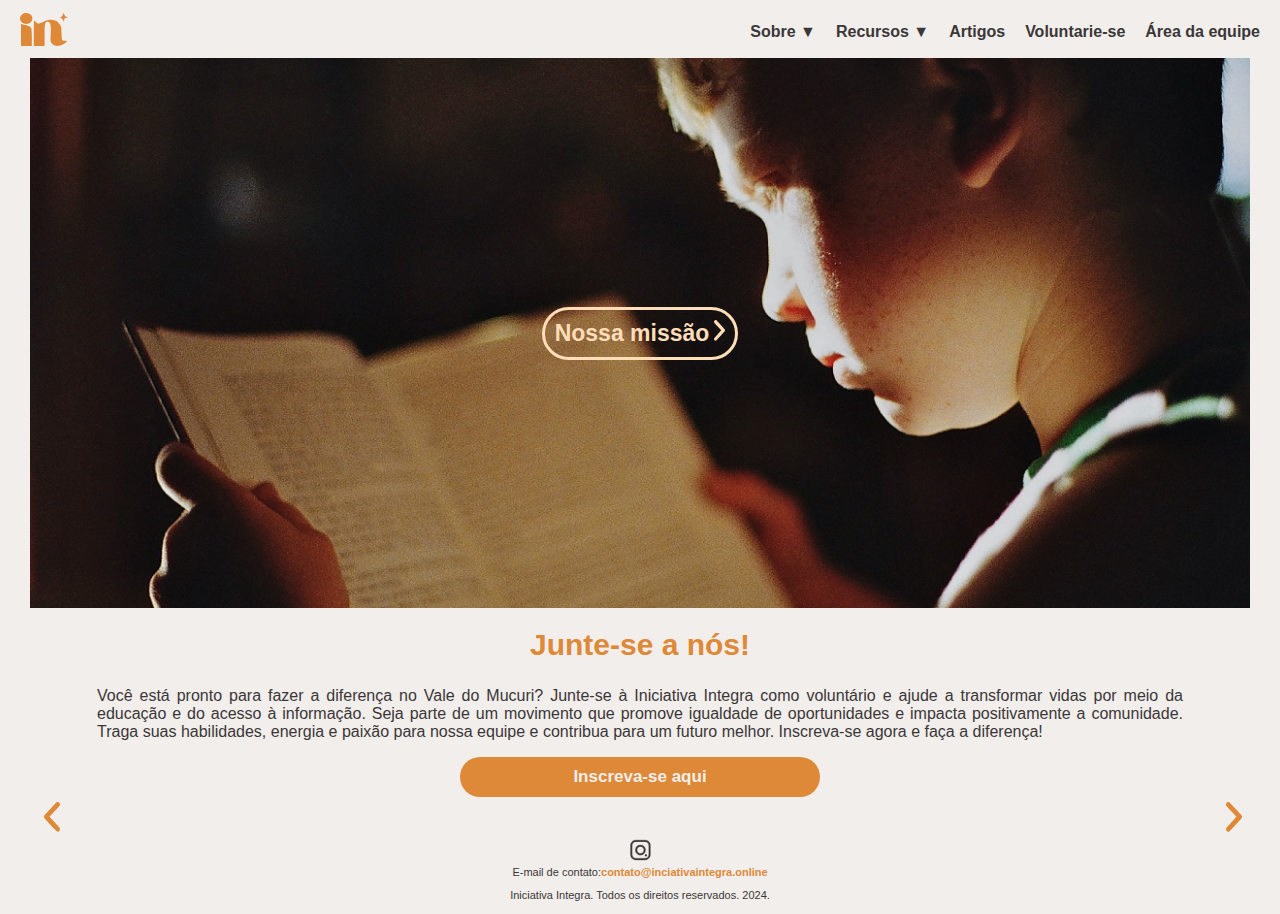
<file: index.html>
<!DOCTYPE html >
<html lang="pt">

<head>
    <meta charset="UTF-8" />
    <meta name="viewport" content="width=device-width, initial-scale=1.0" />
    <title>Iniciativa Integra</title>
    <link rel="shortcut icon" href="img/LogoTab.png" type="image/x-icon" />
    <link rel="stylesheet" href="styles/style.css" media="all" />
    <link rel="stylesheet" href="styles/media-query.css" />
    <script src="backend/script.js"></script>
    <!-- Carregando jQuery -->
    <script src="https://ajax.googleapis.com/ajax/libs/jquery/3.5.1/jquery.min.js"></script>
</head>

<body id="body" class="body">
    <header>
        <a href="index.html">
            <div class="logo"><img src="img/InLogo.svg" alt=""></div>
        </a>
        <div class="menu-icon" onclick="toggleMenu()">
            <div class="bar1"></div>
            <div class="bar2"></div>
            <div class="bar3"></div>
        </div>
        <nav class="menu">
            <div class="menu-item">
                <a href="#">Sobre ▼</a>
                <div class="submenu">
                    <a href="conhecaaequipe.html">Conheça a Equipe</a>
                    <div class="line"></div>
                    <a href="contato.html">Contato</a>
                    <div class="line"></div>
                    <a href="sobre.html">Sobre a Iniciativa</a>
                </div>
            </div>
            <div class="menu-item">
                <a href="#">Recursos ▼</a>
                <div class="submenu-resources">
                    <a href="educacao.html">Educação e Recursos</a>
                    <div class="line"></div>
                    <a href="projetos.html">Projetos</a>
                    <div class="line"></div>
                    <a href="application.html">Conheça o application</a>
                    <div class="line"></div>
                    <a href="apoiopsicologico.html">Apoio Psicológico</a>
                </div>
            </div>
            <a href="artigos.html">Artigos</a>
            <a href="voluntariese.html">Voluntarie-se</a>
            <a href="areaequipe.html">Área da equipe</a>
        </nav>
    </header>
    <div class="overlay" id="overlay"></div>
    <div class="mobile-menu" id="mobileMenu">
        <a href="sobre.html">Sobre</a>
        <a href="areaequipe.html">Área da Equipe</a>
        <a href="artigos.html">Artigos</a>
        <a href="contato.html">Contato</a>
        <a href="voluntariese.html">Voluntarie-se</a>
        <a href="educacao.html">Educação e Recursos</a>
        <a href="projetos.html">Projetos</a>
        <a href="conhecaaequipe.html">Conheça a Equipe</a>
        <a href="apoiopsicologico.html">Apoio Psicológico</a>
    </div>

    <main>
        <section class="sec-home">
            <div class="cover" id="cover"><!--imagem-->
                <a href="sobre.html">
                <div class="retangle">
               <div><h3>Nossa missão <div class="arrow" id="arrow1"><img src="img/seta.svg" alt=""></div></h3>
                </div></div></a>
            </div>

            <div class="juntese">
            <h2>Junte-se a nós!</h2>

            <p>Você está pronto para fazer a diferença no Vale do Mucuri? Junte-se à Iniciativa Integra como voluntário e ajude a transformar vidas por meio da educação e do acesso à informação. Seja parte de um movimento que promove igualdade de oportunidades e impacta positivamente a comunidade. Traga suas habilidades, energia e paixão para nossa equipe e contribua para um futuro melhor. Inscreva-se agora e faça a diferença!</p>

            <center>
            <a href="voluntariese.html"><button><h3>Inscreva-se aqui</h3></button></a>
        </center>
        </div>

        </section>
        <section class="artigosrecentes">
            <button id="carousel-prev" class="carousel-prev"><img src="img/prev.svg" alt="" height="30px"></button>
            <button id="carousel-next" class="carousel-next"><img src="img/next.svg" alt="" height="30px"></button>
            <div class="carousel">
                <div class="carousel-inner" id="artigosSection">
                    <!-- Aqui serão inseridos dinamicamente os artigos -->
                </div>
            </div>
        </section>
        
    </main>

    <footer id="footer">
        <a href="https://instagram.com/iniciativaintegra">
            <div><img src="img/ig.svg" alt=""></div>
        </a>
        
        <p>E-mail de contato:<a href="contato@inciativaintegra.online">contato@inciativaintegra.online</a></p>
        <p>Iniciativa Integra. Todos os direitos reservados. 2024.</p>
    </footer>

    <script>
       $(document).ready(function () {
    $.ajax({
        url: 'https://script.google.com/macros/s/AKfycbyZeU74ZaYb9T51VikORPpUiqkvy23YJ0z5e6ISPfz6t9keYvnl_IyHhDp5cf6GQbmW/exec',
        type: 'GET',
        dataType: 'json', // Isso garantirá que a resposta seja interpretada como JSON automaticamente
        success: function (response) {
            console.log(response); // Adiciona um log para ver a resposta bruta
            try {
                var artigos = response; // Se dataType for 'json', response já é um objeto
                var artigosHTML = '';

                artigos.forEach(function (artigo) {
                    artigosHTML += `
                     <a href="artigos.html">
                    <center>
                        <div class="artigo-index">
                            <div class="tit-artigo"><h2>${artigo.titulo}</h2></div>
                            <div class="cont-autor">
                                <p class="conteudo">${artigo.artigo}</p>
                                <p class="autor">By: ${artigo.nomeautor}</p>
                                <p class="data">Data de envio: ${artigo.data}</p>
                            </div>
                        </div>
                        </center></a>
                    `;
                });

                $('#artigosSection').html(artigosHTML);
            } catch (error) {
                console.error("Erro ao processar a resposta JSON: ", error);
                alert('Erro ao carregar os artigos.');
            }
        },
        error: function () {
            alert('Erro ao carregar os artigos.');
        }
    });
});
    </script>
</body>

</html>
</file>
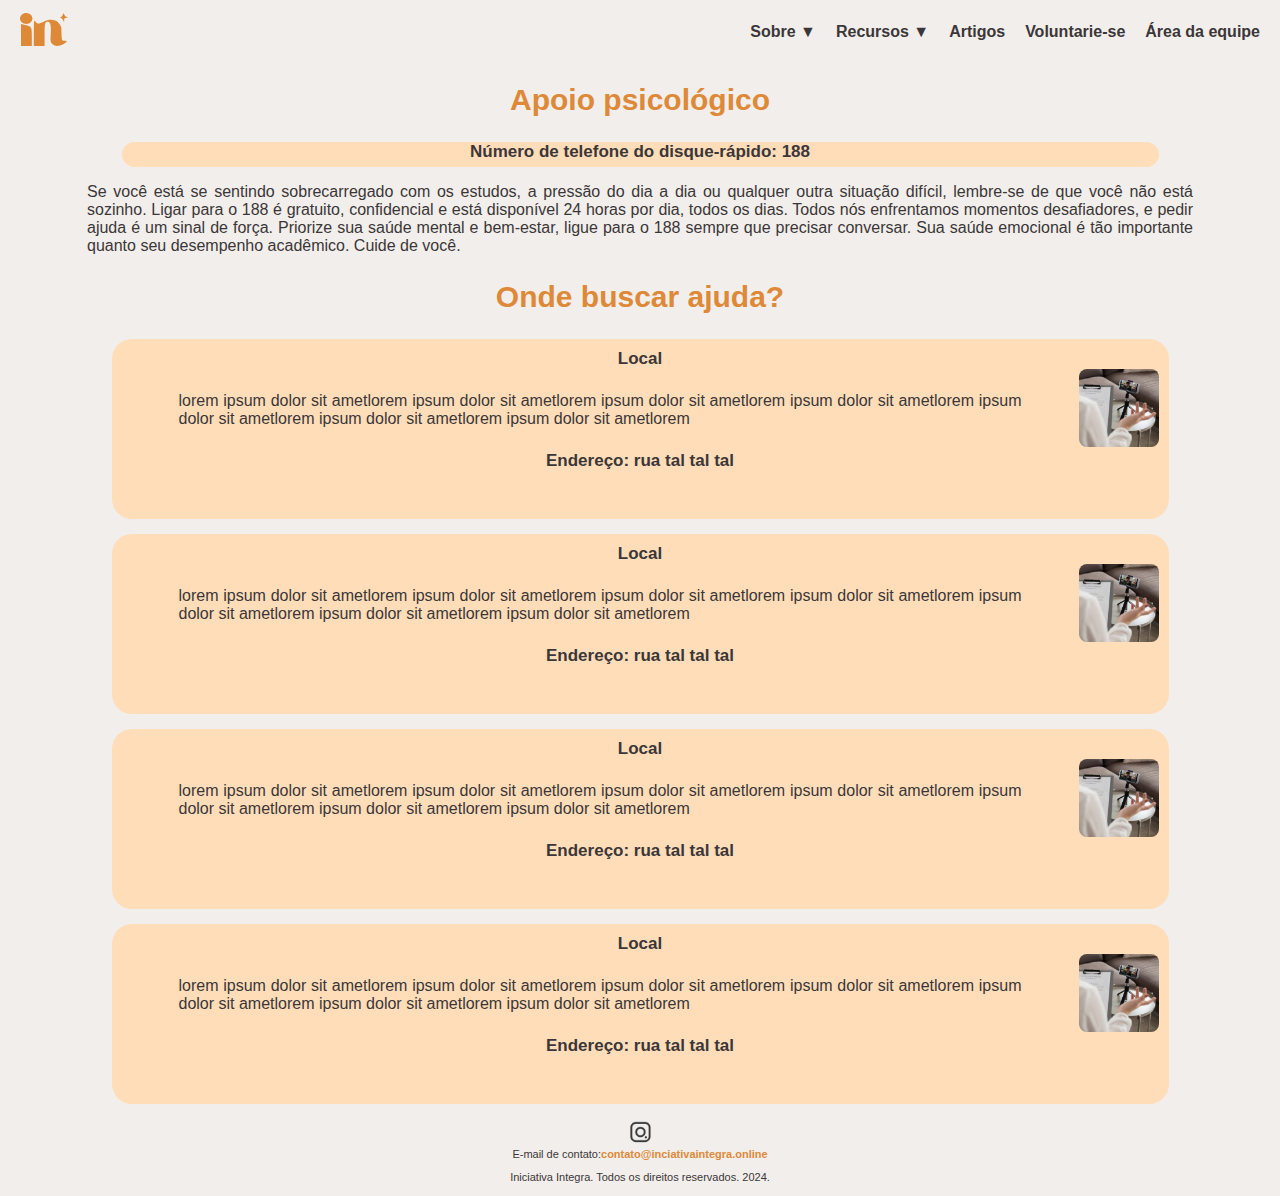
<file: apoiopsicologico.html>
<!DOCTYPE html>
<html lang="pt">

<head>
    <meta charset="UTF-8" />
    <meta name="viewport" content="width=device-width, initial-scale=1.0" />
    <title>Apoio psicológico</title>
    <link rel="shortcut icon" href="img/LogoTab.png" type="image/x-icon" />
    <link rel="stylesheet" href="styles/style.css" media="all" />
    <link rel="stylesheet" href="styles/media-query.css" />
    <script src="backend/script.js"></script>
</head>

<body id="body" class="body">
    <header>
        <a href="index.html">
            <div class="logo"><img src="img/InLogo.svg" alt=""></div>
        </a>
        <div class="menu-icon" onclick="toggleMenu()">
            <div class="bar1"></div>
            <div class="bar2"></div>
            <div class="bar3"></div>
        </div>
        <nav class="menu">
            <div class="menu-item">
                <a href="#">Sobre ▼</a>
                <div class="submenu">
                    <a href="conhecaaequipe.html">Conheça a Equipe</a>
                    <div class="line"></div>
                    <a href="contato.html">Contato</a>
                    <div class="line"></div>
                    <a href="sobre.html">Sobre a Iniciativa</a>
                </div>
            </div>
            <div class="menu-item">
                <a href="#">Recursos ▼</a>
                <div class="submenu-resources">
                    <a href="educacao.html">Educação e Recursos</a>
                    <div class="line"></div>
                    <a href="projetos.html">Projetos</a>
                    <div class="line"></div>
                    <a href="application.html">Conheça o application</a>
                    <div class="line"></div>
                    <a href="apoiopsicologico.html">Apoio Psicológico</a>
                </div>
            </div>
            <a href="artigos.html">Artigos</a>
            <a href="voluntariese.html">Voluntarie-se</a>
            <a href="areaequipe.html">Área da equipe</a>
        </nav>
    </header>
    <div class="overlay" id="overlay"></div>
    <div class="mobile-menu" id="mobileMenu">
        <a href="sobre.html">Sobre</a>
        <a href="areaequipe.html">Área da Equipe</a>
        <a href="artigos.html">Artigos</a>
        <a href="contato.html">Contato</a>
        <a href="voluntariese.html">Voluntarie-se</a>
        <a href="educacao.html">Educação e Recursos</a>
        <a href="projetos.html">Projetos</a>
        <a href="application.html">Conheça o application</a>
        <a href="conhecaaequipe.html">Conheça a Equipe</a>
        <a href="apoiopsicologico.html">Apoio Psicológico</a>
    </div>

    <main>

       
        
        <section>
            <h2 id="sobreh2">Apoio psicológico</h2>
            <div class="disque-div-texto">
                <center>
                <div class="disque"><h3>Número de telefone do disque-rápido: 188</h3></div></center>
            <div class="texto">
                <p>Se você está se sentindo sobrecarregado com os estudos, a pressão do dia a dia ou qualquer outra situação difícil, lembre-se de que você não está sozinho. Ligar para o 188 é gratuito, confidencial e está disponível 24 horas por dia, todos os dias. Todos nós enfrentamos momentos desafiadores, e pedir ajuda é um sinal de força. Priorize sua saúde mental e bem-estar, ligue para o 188 sempre que precisar conversar. Sua saúde emocional é tão importante quanto seu desempenho acadêmico. Cuide de você.</p>
            </div>
            </div>

            <h2 id="sobreh2">Onde buscar ajuda?</h2>

            <div class="locais">

                <div class="local">
                    <h3>Local</h3>
                    <div class="texto-img">
                        <div class="texto"><p>lorem ipsum dolor sit ametlorem ipsum dolor sit ametlorem ipsum dolor sit ametlorem ipsum dolor sit ametlorem ipsum dolor sit ametlorem ipsum dolor sit ametlorem ipsum dolor sit ametlorem</p></div>
                        <div class="img-curso"><img src="img/apoio.png" alt=""></div>
                    </div>
                    <div class="endereco"><h3>Endereço: rua tal tal tal</h3></div>
                </div>

                <div class="local">
                    <h3>Local</h3>
                    <div class="texto-img">
                        <div class="texto"><p>lorem ipsum dolor sit ametlorem ipsum dolor sit ametlorem ipsum dolor sit ametlorem ipsum dolor sit ametlorem ipsum dolor sit ametlorem ipsum dolor sit ametlorem ipsum dolor sit ametlorem</p></div>
                        <div class="img-curso"><img src="img/apoio.png" alt=""></div>
                    </div>
                    <div class="endereco"><h3>Endereço: rua tal tal tal</h3></div>
                </div>

                <div class="local">
                    <h3>Local</h3>
                    <div class="texto-img">
                        <div class="texto"><p>lorem ipsum dolor sit ametlorem ipsum dolor sit ametlorem ipsum dolor sit ametlorem ipsum dolor sit ametlorem ipsum dolor sit ametlorem ipsum dolor sit ametlorem ipsum dolor sit ametlorem</p></div>
                        <div class="img-curso"><img src="img/apoio.png" alt=""></div>
                    </div>
                    <div class="endereco"><h3>Endereço: rua tal tal tal</h3></div>
                </div>

                <div class="local">
                    <h3>Local</h3>
                    <div class="texto-img">
                        <div class="texto"><p>lorem ipsum dolor sit ametlorem ipsum dolor sit ametlorem ipsum dolor sit ametlorem ipsum dolor sit ametlorem ipsum dolor sit ametlorem ipsum dolor sit ametlorem ipsum dolor sit ametlorem</p></div>
                        <div class="img-curso"><img src="img/apoio.png" alt=""></div>
                    </div>
                    <div class="endereco"><h3>Endereço: rua tal tal tal</h3></div>
                </div>

            </div>

        </section>
    </main>

    <footer id="footer">
        <a href="https://instagram.com/iniciativaintegra">
            <div><img src="img/ig.svg" alt=""></div>
        </a>
        <p>E-mail de contato:<a href="contato@inciativaintegra.online">contato@inciativaintegra.online</a></p>
        <p>Iniciativa Integra. Todos os direitos reservados. 2024.</p>
    </footer>
</body>

</html>
</file>
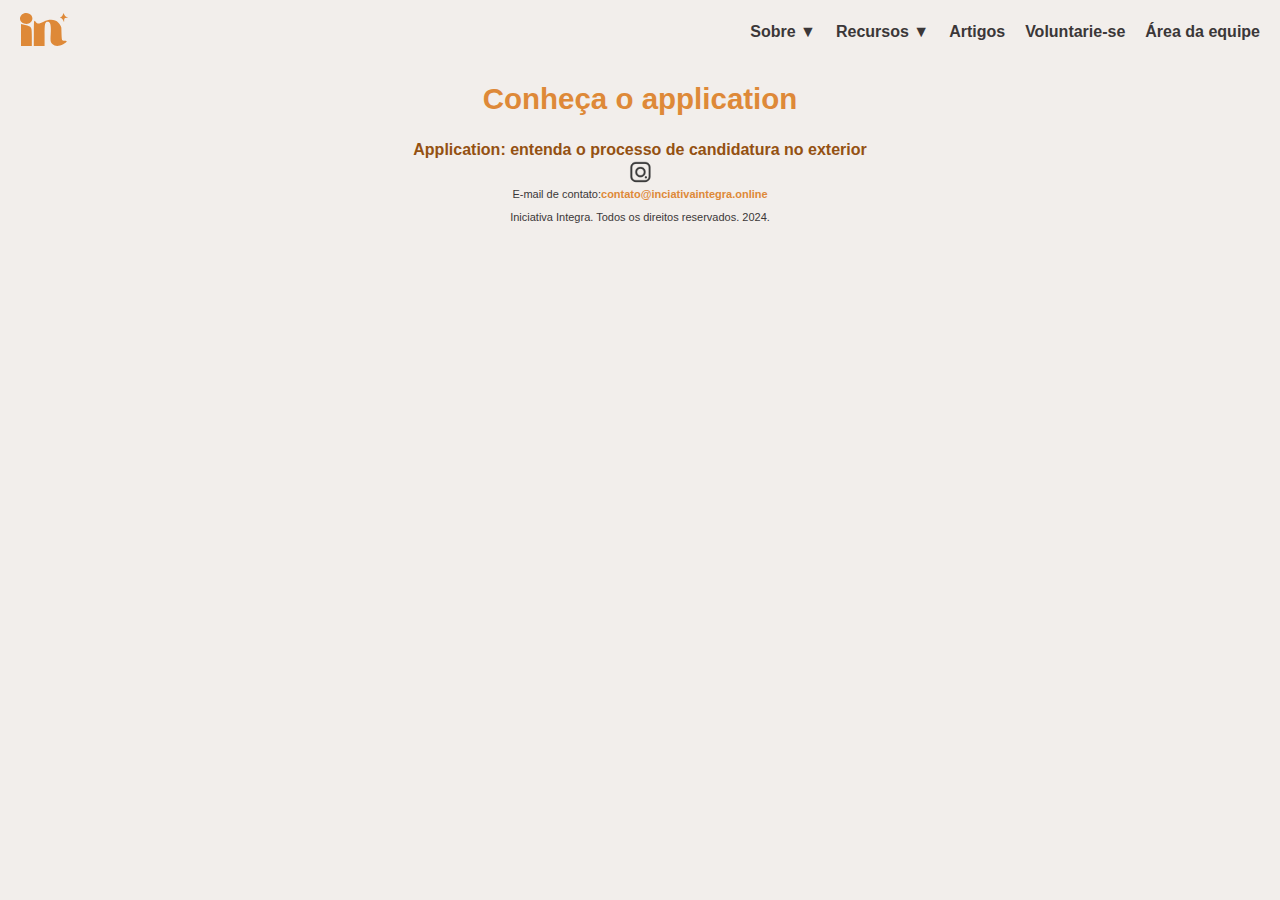
<file: application.html>
<!DOCTYPE html >
<html lang="pt">

<head>
    <meta charset="UTF-8" />
    <meta name="viewport" content="width=device-width, initial-scale=1.0" />
    <title>Conheça o application</title>
    <link rel="shortcut icon" href="img/LogoTab.png" type="image/x-icon" />
    <link rel="stylesheet" href="styles/style.css" media="all" />
    <link rel="stylesheet" href="styles/media-query.css" />
    <script src="backend/script.js"></script>
    <!-- Carregando jQuery -->
    <script src="https://ajax.googleapis.com/ajax/libs/jquery/3.5.1/jquery.min.js"></script>
</head>

<body id="body" class="body">
    <header>
        <a href="index.html">
            <div class="logo"><img src="img/InLogo.svg" alt=""></div>
        </a>
        <div class="menu-icon" onclick="toggleMenu()">
            <div class="bar1"></div>
            <div class="bar2"></div>
            <div class="bar3"></div>
        </div>
        <nav class="menu">
            <div class="menu-item">
                <a href="#">Sobre ▼</a>
                <div class="submenu">
                    <a href="conhecaaequipe.html">Conheça a Equipe</a>
                    <div class="line"></div>
                    <a href="contato.html">Contato</a>
                    <div class="line"></div>
                    <a href="sobre.html">Sobre a Iniciativa</a>
                </div>
            </div>
            <div class="menu-item">
                <a href="#">Recursos ▼</a>
                <div class="submenu-resources">
                    <a href="educacao.html">Educação e Recursos</a>
                    <div class="line"></div>
                    <a href="projetos.html">Projetos</a>
                    <div class="line"></div>
                    <a href="application.html">Conheça o application</a>
                    <div class="line"></div>
                    <a href="apoiopsicologico.html">Apoio Psicológico</a>
                </div>
            </div>
            <a href="artigos.html">Artigos</a>
            <a href="voluntariese.html">Voluntarie-se</a>
            <a href="areaequipe.html">Área da equipe</a>
        </nav>
    </header>
    <div class="overlay" id="overlay"></div>
    <div class="mobile-menu" id="mobileMenu">
        <a href="sobre.html">Sobre</a>
        <a href="areaequipe.html">Área da Equipe</a>
        <a href="artigos.html">Artigos</a>
        <a href="contato.html">Contato</a>
        <a href="voluntariese.html">Voluntarie-se</a>
        <a href="educacao.html">Educação e Recursos</a>
        <a href="projetos.html">Projetos</a>
        <a href="application.html">Conheça o application</a>
        <a href="conhecaaequipe.html">Conheça a Equipe</a>
        <a href="apoiopsicologico.html">Apoio Psicológico</a>
    </div>

    <main>
        <section>
            <h2 class="blog-h2">Conheça o application</h2>
            <center>                    <a href="https://www.estudarfora.org.br/application/#:~:text=Afinal%2C%20o%20que%20%C3%A9%20application%20O%20termo%20%E2%80%9Capplication%E2%80%9D,de%20admiss%C3%A3o%20para%20uma%20universidade%20fora%20do%20Brasil.">Application: entenda o processo de candidatura no exterior</a>                    </center>

            </section>
    </main>

    <footer id="footer">
        <a href="https://instagram.com/iniciativaintegra">
            <div><img src="img/ig.svg" alt=""></div>
        </a>
        
        <p>E-mail de contato:<a href="contato@inciativaintegra.online">contato@inciativaintegra.online</a></p>
        <p>Iniciativa Integra. Todos os direitos reservados. 2024.</p>
    </footer>

    <script>
       $(document).ready(function () {
    $.ajax({
        url: 'https://script.google.com/macros/s/AKfycbyZeU74ZaYb9T51VikORPpUiqkvy23YJ0z5e6ISPfz6t9keYvnl_IyHhDp5cf6GQbmW/exec',
        type: 'GET',
        dataType: 'json', // Isso garantirá que a resposta seja interpretada como JSON automaticamente
        success: function (response) {
            console.log(response); // Adiciona um log para ver a resposta bruta
            try {
                var artigos = response; // Se dataType for 'json', response já é um objeto
                var artigosHTML = '';

                artigos.forEach(function (artigo) {
                    artigosHTML += `
                     <a href="artigos.html">
                    <center>
                        <div class="artigo-index">
                            <div class="tit-artigo"><h2>${artigo.titulo}</h2></div>
                            <div class="cont-autor">
                                <p class="conteudo">${artigo.artigo}</p>
                                <p class="autor">By: ${artigo.nomeautor}</p>
                                <p class="data">Data de envio: ${artigo.data}</p>
                            </div>
                        </div>
                        </center></a>
                    `;
                });

                $('#artigosSection').html(artigosHTML);
            } catch (error) {
                console.error("Erro ao processar a resposta JSON: ", error);
                alert('Erro ao carregar os artigos.');
            }
        },
        error: function () {
            alert('Erro ao carregar os artigos.');
        }
    });
});
    </script>
</body>

</html>
</file>
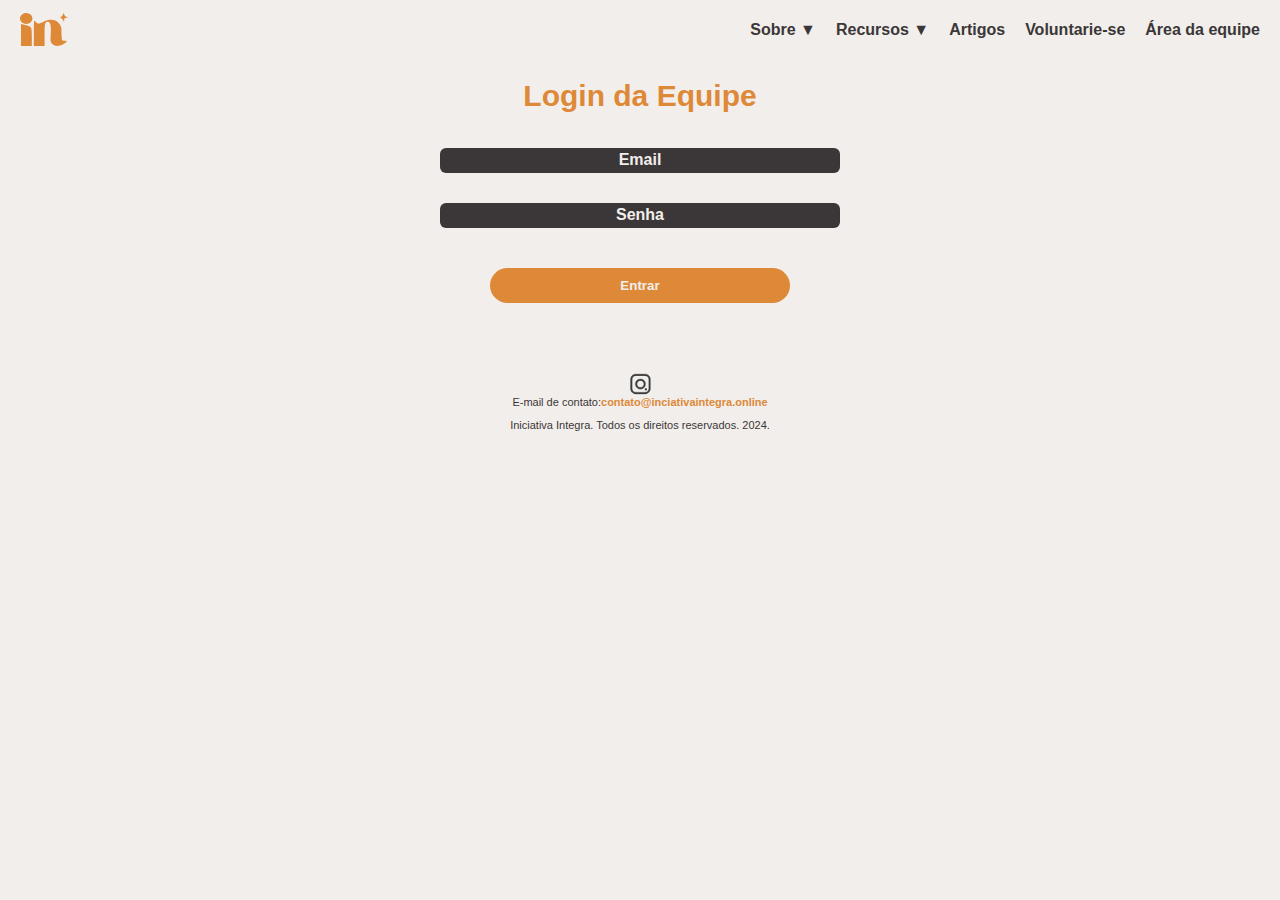
<file: areaequipe.html>
<!DOCTYPE html>
<html lang="pt">

<head>
    <meta charset="UTF-8" />
    <meta name="viewport" content="width=device-width, initial-scale=1.0" />
    <title>Área da equipe</title>
    <link rel="shortcut icon" href="img/LogoTab.png" type="image/x-icon" />
    <link rel="stylesheet" href="styles/style.css" media="all" />
    <link rel="stylesheet" href="styles/media-query.css" />
    <script src="backend/script.js"></script>
    <script>
        // Verificar se o usuário está logado
        if (localStorage.getItem("loggedIn") !== "true") {
            window.location.href = "loginequipe.html";
        }
        function logout() {
            // Remover informação de login do localStorage
            localStorage.removeItem("loggedIn");
            // Redirecionar para a página de login
            window.location.href = "loginequipe.html";
        }
    </script>
</head>

<body id="body" class="body">
    <header>
        <a href="index.html">
            <div class="logo"><img src="img/InLogo.svg" alt=""></div>
        </a>
        <div class="menu-icon" onclick="toggleMenu()">
            <div class="bar1"></div>
            <div class="bar2"></div>
            <div class="bar3"></div>
        </div>
        <nav class="menu">
            <div class="menu-item">
                <a href="#">Sobre ▼</a>
                <div class="submenu">
                    <a href="conhecaaequipe.html">Conheça a Equipe</a>
                    <div class="line"></div>
                    <a href="contato.html">Contato</a>
                    <div class="line"></div>
                    <a href="sobre.html">Sobre a Iniciativa</a>
                </div>
            </div>
            <div class="menu-item">
                <a href="#">Recursos ▼</a>
                <div class="submenu-resources">
                    <a href="educacao.html">Educação e Recursos</a>
                    <div class="line"></div>
                    <a href="projetos.html">Projetos</a>
                    <div class="line"></div>
                    <a href="application.html">Conheça o application</a>
                    <div class="line"></div>
                    <a href="apoiopsicologico.html">Apoio Psicológico</a>
                </div>
            </div>
            <a href="artigos.html">Artigos</a>
            <a href="voluntariese.html">Voluntarie-se</a>
            <a href="areaequipe.html">Área da equipe</a>
        </nav>
    </header>
    <div class="overlay" id="overlay"></div>
    <div class="mobile-menu" id="mobileMenu">
        <a href="sobre.html">Sobre</a>
        <a href="areaequipe.html">Área da Equipe</a>
        <a href="artigos.html">Artigos</a>
        <a href="contato.html">Contato</a>
        <a href="voluntariese.html">Voluntarie-se</a>
        <a href="educacao.html">Educação e Recursos</a>
        <a href="projetos.html">Projetos</a>
        <a href="application.html">Conheça o application</a>
        <a href="conhecaaequipe.html">Conheça a Equipe</a>
        <a href="apoiopsicologico.html">Apoio Psicológico</a>
    </div>

    <main>
        <section class="contato-form">
            <h2>Criar artigo</h2>
            <form id="artigoForm" action="https://script.google.com/macros/s/AKfycbyZeU74ZaYb9T51VikORPpUiqkvy23YJ0z5e6ISPfz6t9keYvnl_IyHhDp5cf6GQbmW/exec" method="post">
                <div class="form-infos">
                    <center></center>
                    <input type="text" id="titulo" name="titulo" required placeholder="Digite o título..."><br></div>
                    <center>
                        <textarea id="artigo" name="artigo" required placeholder="Digite aqui..."></textarea><br>
                    
                    <input type="text" id="nomeautor" name="nomeautor" required placeholder="Digite o nome do autor..."><br>
                
               
                <center><input type="submit" id="button" value="Enviar"></center>
            </form>
        </section>

        <section class="entrada">
            <center><h2>Pedidos de entrada na Iniciativa</h2></center>
            <a href="https://docs.google.com/spreadsheets/d/1yCGz3OG1JHj0aNKEKPBtJtloqt8yYeKPI9UjcN-wXr4/edit?usp=sharing">
            <center><button><h3>Consultar</h3></button></center><br></a>
        </section>

        <section class="entrada">
            <center><h2>Pedidos de contato</h2></center>
            <a href="https://docs.google.com/spreadsheets/d/1Rf8n_9N1YRWv1sliOAKUYv_c_Li2vBKfAE9Q6WzXCoM/edit?usp=sharing">
            <center><button><h3>Consultar</h3></button></center><br></a>
        </section>

        <section class="logout">
            <center><button onclick="logout()"><h3>Sair/Logout</h3></button></center><br>
        </section>
    </main>

    <footer id="footer">
        <a href="https://instagram.com/iniciativaintegra">
            <div><img src="img/ig.svg" alt=""></div>
        </a>
        
        <p>E-mail de contato:<a href="contato@inciativaintegra.online">contato@inciativaintegra.online</a></p>
        <p>Iniciativa Integra. Todos os direitos reservados. 2024.</p>
    </footer>

    
</body>

</html>
</file>
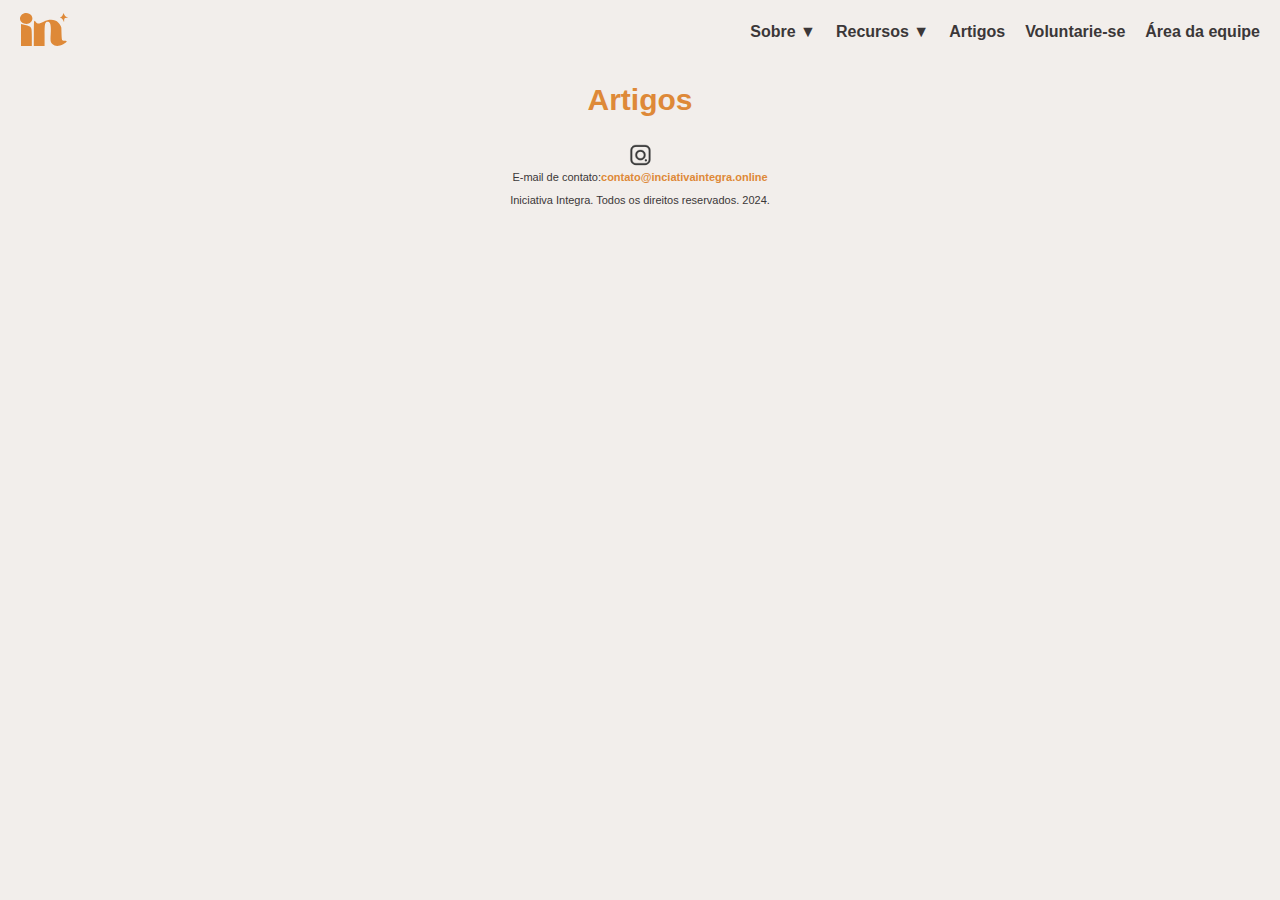
<file: artigos.html>
<!DOCTYPE html>
<html lang="pt">

<head>
    <meta charset="UTF-8" />
    <meta name="viewport" content="width=device-width, initial-scale=1.0" />
    <title>Artigos</title>
    <link rel="shortcut icon" href="img/LogoTab.png" type="image/x-icon" />
    <link rel="stylesheet" href="styles/style.css" media="all" />
    <link rel="stylesheet" href="styles/media-query.css" />
    <script src="backend/script.js"></script>
    <!-- Carregando jQuery -->
    <script src="https://ajax.googleapis.com/ajax/libs/jquery/3.5.1/jquery.min.js"></script>
</head>

<body id="body" class="body">
    <header>
        <a href="index.html">
            <div class="logo"><img src="img/InLogo.svg" alt=""></div>
        </a>
        <div class="menu-icon" onclick="toggleMenu()">
            <div class="bar1"></div>
            <div class="bar2"></div>
            <div class="bar3"></div>
        </div>
        <nav class="menu">
            <div class="menu-item">
                <a href="#">Sobre ▼</a>
                <div class="submenu">
                    <a href="conhecaaequipe.html">Conheça a Equipe</a>
                    <div class="line"></div>
                    <a href="contato.html">Contato</a>
                    <div class="line"></div>
                    <a href="sobre.html">Sobre a Iniciativa</a>
                </div>
            </div>
            <div class="menu-item">
                <a href="#">Recursos ▼</a>
                <div class="submenu-resources">
                    <a href="educacao.html">Educação e Recursos</a>
                    <div class="line"></div>
                    <a href="projetos.html">Projetos</a>
                    <div class="line"></div>
                    <a href="application.html">Conheça o application</a>
                    <div class="line"></div>
                    <a href="apoiopsicologico.html">Apoio Psicológico</a>
                </div>
            </div>
            <a href="artigos.html">Artigos</a>
            <a href="voluntariese.html">Voluntarie-se</a>
            <a href="areaequipe.html">Área da equipe</a>
        </nav>
    </header>
    <div class="overlay" id="overlay"></div>
    <div class="mobile-menu" id="mobileMenu">
        <a href="sobre.html">Sobre</a>
        <a href="areaequipe.html">Área da Equipe</a>
        <a href="artigos.html">Artigos</a>
        <a href="contato.html">Contato</a>
        <a href="voluntariese.html">Voluntarie-se</a>
        <a href="educacao.html">Educação e Recursos</a>
        <a href="projetos.html">Projetos</a>
        <a href="application.html">Conheça o application</a>
        <a href="conhecaaequipe.html">Conheça a Equipe</a>
        <a href="apoiopsicologico.html">Apoio Psicológico</a>
    </div>

    <main>
        <h2 id="sobreh2">Artigos</h2>
        <section id="artigosSection">
            <!-- Aqui serão inseridos dinamicamente os artigos -->
        </section>
    </main>

    <footer id="footer">
        <a href="https://instagram.com/iniciativaintegra">
            <div><img src="img/ig.svg" alt=""></div>
        </a>
        <p>E-mail de contato:<a href="contato@inciativaintegra.online">contato@inciativaintegra.online</a></p>
        <p>Iniciativa Integra. Todos os direitos reservados. 2024.</p>
    </footer>

    <script>
       $(document).ready(function () {
    $.ajax({
        url: 'https://script.google.com/macros/s/AKfycbyZeU74ZaYb9T51VikORPpUiqkvy23YJ0z5e6ISPfz6t9keYvnl_IyHhDp5cf6GQbmW/exec',
        type: 'GET',
        dataType: 'json', // Isso garantirá que a resposta seja interpretada como JSON automaticamente
        success: function (response) {
            console.log(response); // Adiciona um log para ver a resposta bruta
            try {
                var artigos = response; // Se dataType for 'json', response já é um objeto
                var artigosHTML = '';

                artigos.forEach(function (artigo) {
                    artigosHTML += `
                    <center>
                        <div class="artigo">
                            <div class="tit-artigo"><h2>${artigo.titulo}</h2></div>
                            <div class="cont-autor">
                                <p class="conteudo">${artigo.artigo}</p>
                                <p class="autor">By: ${artigo.nomeautor}</p>
                                <p class="data">Data de envio: ${artigo.data}</p>
                            </div>
                        </div>
                        </center>
                    `;
                });

                $('#artigosSection').html(artigosHTML);
            } catch (error) {
                console.error("Erro ao processar a resposta JSON: ", error);
                alert('Erro ao carregar os artigos.');
            }
        },
        error: function () {
            alert('Erro ao carregar os artigos.');
        }
    });
});
    </script>
    
</body>

</html>
</file>
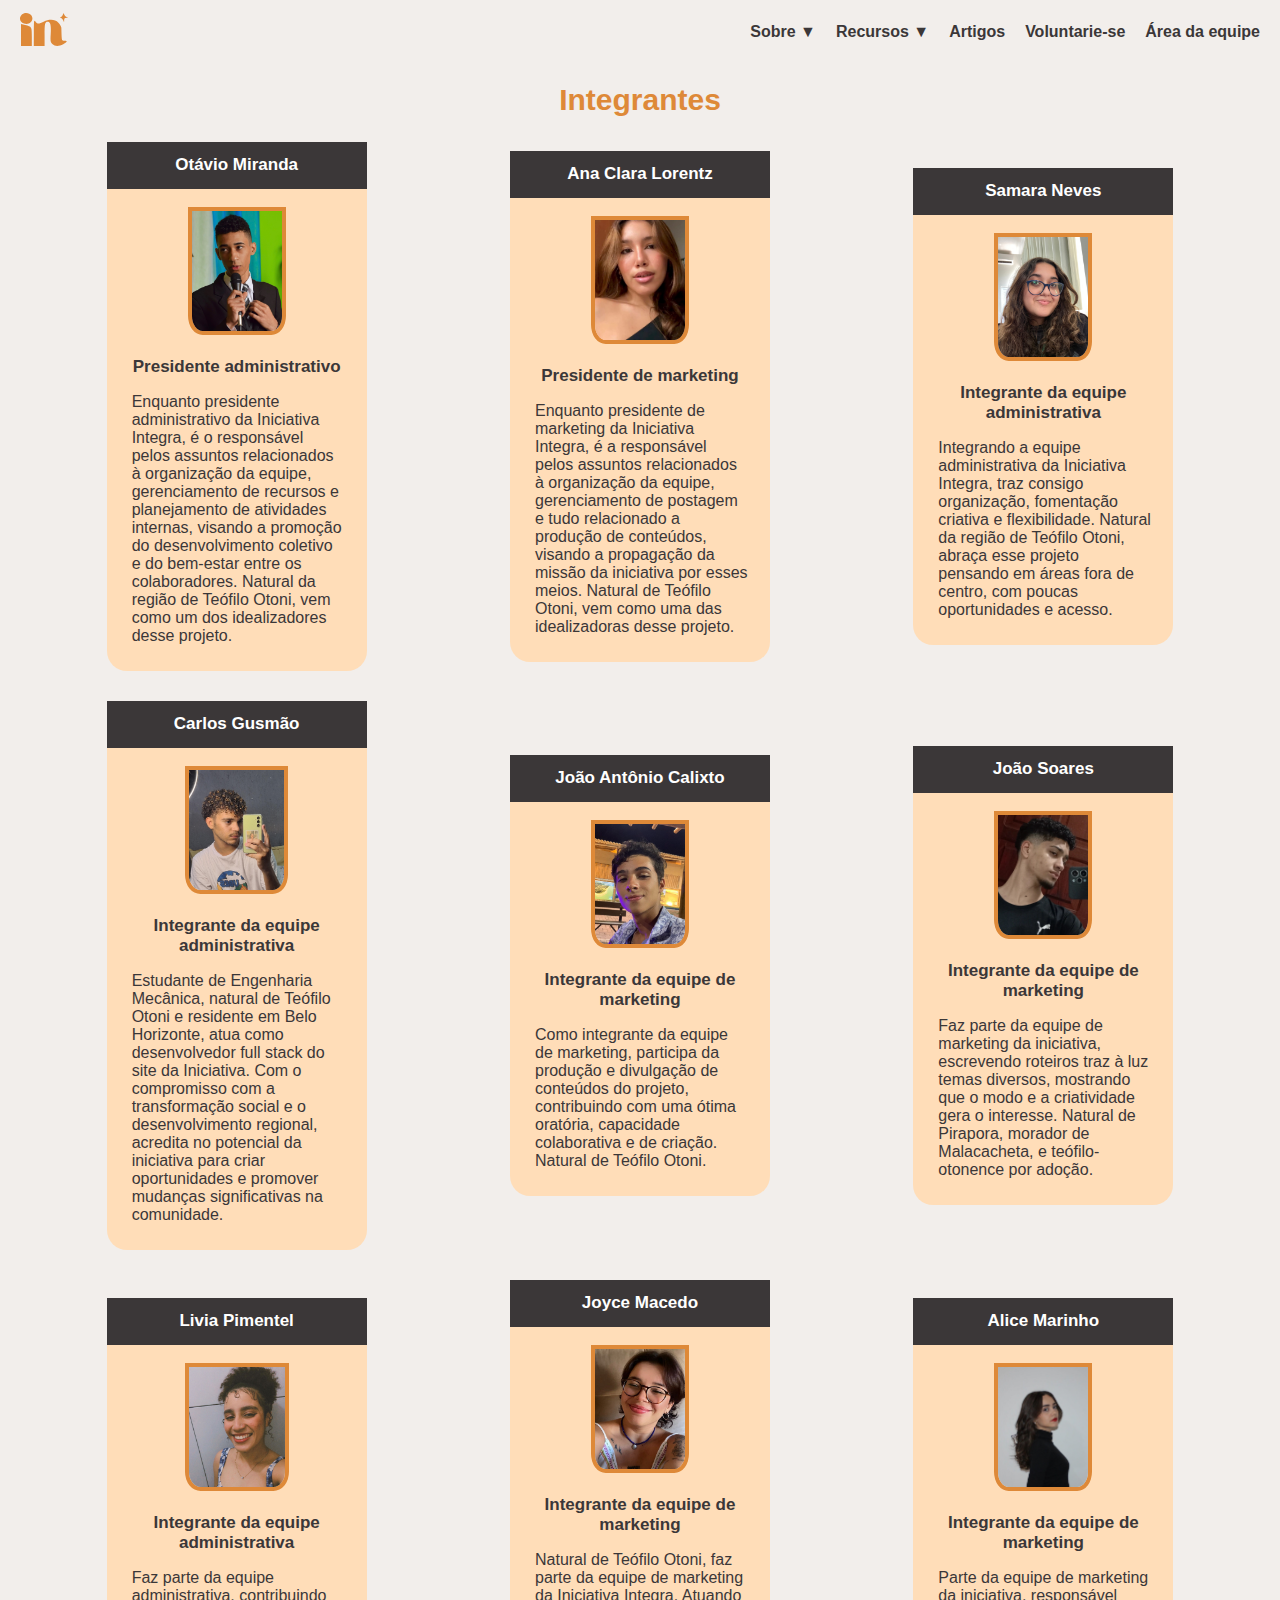
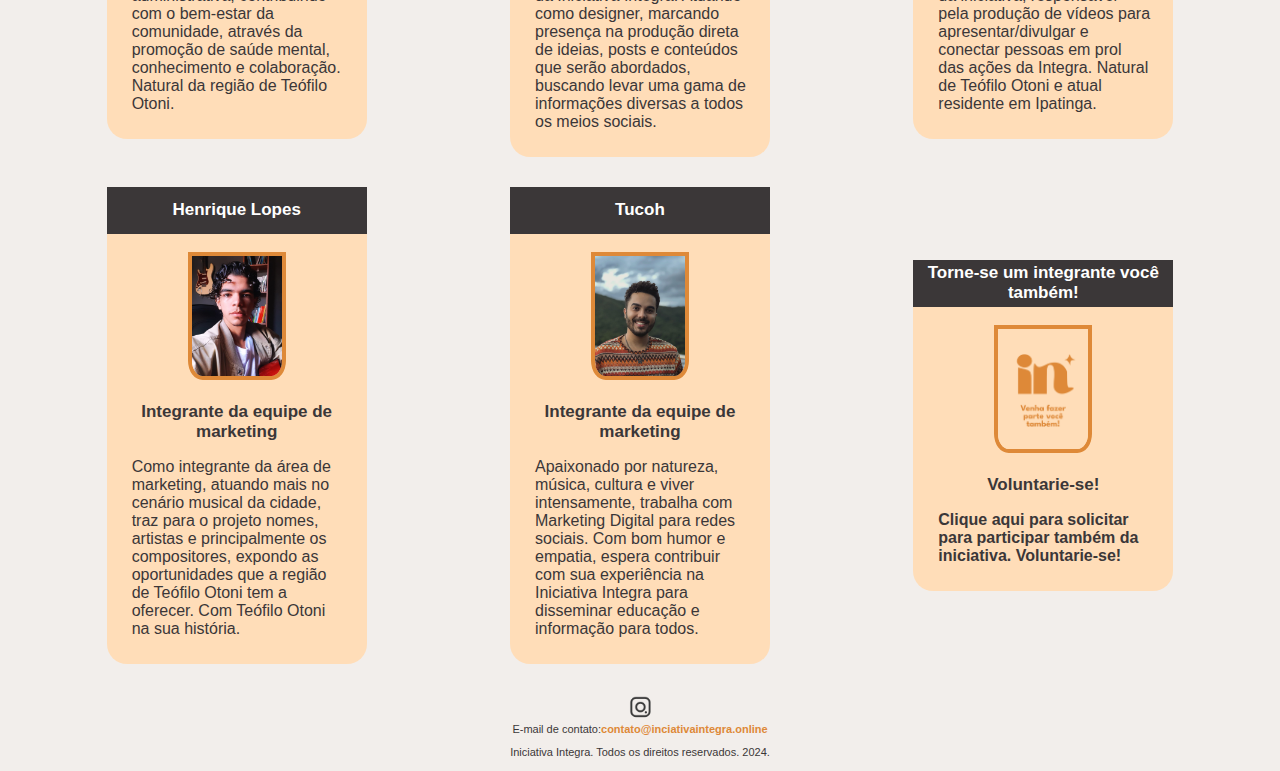
<file: conhecaaequipe.html>
<!DOCTYPE html>
<html lang="pt">

<head>
    <meta charset="UTF-8" />
    <meta name="viewport" content="width=device-width, initial-scale=1.0" />
    <title>Conheça a equipe</title>
    <link rel="shortcut icon" href="img/LogoTab.png" type="image/x-icon" />
    <link rel="stylesheet" href="styles/style.css" media="all" />
    <link rel="stylesheet" href="styles/media-query.css" />
    <script src="backend/script.js"></script>
</head>

<body id="body" class="body">
    <header>
        <a href="index.html">
            <div class="logo"><img src="img/InLogo.svg" alt=""></div>
        </a>
        <div class="menu-icon" onclick="toggleMenu()">
            <div class="bar1"></div>
            <div class="bar2"></div>
            <div class="bar3"></div>
        </div>
        <nav class="menu">
            <div class="menu-item">
                <a href="#">Sobre ▼</a>
                <div class="submenu">
                    <a href="conhecaaequipe.html">Conheça a Equipe</a>
                    <div class="line"></div>
                    <a href="contato.html">Contato</a>
                    <div class="line"></div>
                    <a href="sobre.html">Sobre a Iniciativa</a>
                </div>
            </div>
            <div class="menu-item">
                <a href="#">Recursos ▼</a>
                <div class="submenu-resources">
                    <a href="educacao.html">Educação e Recursos</a>
                    <div class="line"></div>
                    <a href="projetos.html">Projetos</a>
                    <div class="line"></div>
                    <a href="application.html">Conheça o application</a>
                    <div class="line"></div>
                    <a href="apoiopsicologico.html">Apoio Psicológico</a>
                </div>
            </div>
            <a href="artigos.html">Artigos</a>
            <a href="voluntariese.html">Voluntarie-se</a>
            <a href="areaequipe.html">Área da equipe</a>
        </nav>
    </header>
    <div class="overlay" id="overlay"></div>
    <div class="mobile-menu" id="mobileMenu">
        <a href="sobre.html">Sobre</a>
        <a href="areaequipe.html">Área da Equipe</a>
        <a href="artigos.html">Artigos</a>
        <a href="contato.html">Contato</a>
        <a href="voluntariese.html">Voluntarie-se</a>
        <a href="educacao.html">Educação e Recursos</a>
        <a href="projetos.html">Projetos</a>
        <a href="application.html">Conheça o application</a>
        <a href="conhecaaequipe.html">Conheça a Equipe</a>
        <a href="apoiopsicologico.html">Apoio Psicológico</a>
    </div>

    <main>

        <h2 id="sobreh2">Integrantes</h2>
        
        <section>
            <div class="integrantes">

                <div class="integrante" id="int-otavio">
                    <div class="nome"><h3>Otávio Miranda</h3></div>
                    <div class="conteudo"><br>
                        <div class="img"><img src="img/otavio.jpg" alt="" height="120px"></div>
                        <br><div class="funcao"><h3>Presidente administrativo</h3></div>
                        <div class="bio"><p>Enquanto presidente administrativo da Iniciativa Integra, é o responsável pelos assuntos relacionados à organização da equipe, gerenciamento de recursos e planejamento de atividades internas, visando a promoção do desenvolvimento coletivo e do bem-estar entre os colaboradores. Natural da região de Teófilo Otoni, vem como um dos idealizadores desse projeto.</p></div>
                    </div>
                </div>

                <div class="integrante" id="int-anaclara">
                    <div class="nome"><h3>Ana Clara Lorentz</h3></div>
                    <div class="conteudo"><br>
                        <div class="img"><img src="img/anaclara.jpeg" alt="" height="120px"></div>
                       <br> <div class="funcao"><h3>Presidente de marketing</h3></div>
                        <div class="bio"><p>Enquanto presidente de marketing da Iniciativa Integra, é a responsável pelos assuntos relacionados à organização da equipe, gerenciamento de postagem e tudo relacionado a produção de conteúdos, visando a propagação da missão da iniciativa por esses meios. Natural de Teófilo Otoni, vem como uma das idealizadoras desse projeto.
                        </p></div>
                    </div>
                </div>

                <div class="integrante" id="int-samara">
                    <div class="nome"><h3>Samara Neves</h3></div>
                    <div class="conteudo"><br>
                        <div class="img"><img src="img/samara.jpg" alt="" height="120px"></div>
                        <br><div class="funcao"><h3>Integrante da equipe administrativa</h3></div>
                        <div class="bio"><p>Integrando a equipe administrativa da Iniciativa Integra, traz consigo organização, fomentação criativa e flexibilidade. Natural da região de Teófilo Otoni, abraça esse projeto pensando em áreas fora de centro, com poucas oportunidades e acesso.</p></div>
                    </div>
                </div>
            </div>

            <div class="integrantes" id="int-carlos">
                <div class="integrante">
                    <div class="nome"><h3>Carlos Gusmão</h3></div>
                    <div class="conteudo"><br>
                        <div class="img"><img src="img/carlos.jpg" alt="" height="120px"></div>
                        <br><div class="funcao"><h3>Integrante da equipe administrativa</h3></div>
                        <div class="bio"><p>Estudante de Engenharia Mecânica, natural de Teófilo Otoni e residente em Belo Horizonte, atua como desenvolvedor full stack do site da Iniciativa. Com o compromisso com a transformação social e o desenvolvimento regional, acredita no potencial da iniciativa para criar oportunidades e promover mudanças significativas na comunidade.
                        </p></div>
                    </div>
                </div>

                <div class="integrante" id="int-joaoantonio">
                    <div class="nome"><h3>João Antônio Calixto</h3></div>
                    <div class="conteudo"><br>
                        <div class="img"><img src="img/joaoantonio.jpg" alt="" height="120px"></div>
                        <br><div class="funcao"><h3>Integrante da equipe de marketing</h3></div>
                        <div class="bio"><p>Como integrante da equipe de marketing, participa da produção e divulgação de conteúdos do projeto, contribuindo com uma ótima oratória, capacidade colaborativa e de criação. Natural de Teófilo Otoni.
                        </p></div>
                    </div>
                </div>

                <div class="integrante" id="int-joaosoares">
                    <div class="nome"><h3>João Soares</h3></div>
                    <div class="conteudo"><br>
                        <div class="img"><img src="img/joaosoares.jpeg" alt="" height="120px"></div>
                        <br><div class="funcao"><h3>Integrante da equipe de marketing</h3></div>
                        <div class="bio"><p>Faz parte da equipe de marketing da iniciativa, escrevendo roteiros traz à luz temas diversos, mostrando que o modo e a criatividade gera o interesse. Natural de Pirapora, morador de Malacacheta, e teófilo-otonence por adoção.
                        </p></div>
                    </div>
                </div>
            </div>
               
            <div class="integrantes">

                <div class="integrante" id="int-livia">
                    <div class="nome"><h3>Livia Pimentel</h3></div>
                    <div class="conteudo"><br>
                        <div class="img"><img src="img/livia.jpeg" alt="" height="120px"></div>
                        <br><div class="funcao"><h3>Integrante da equipe administrativa</h3></div>
                        <div class="bio"><p>Faz parte da equipe administrativa, contribuindo com o bem-estar da comunidade, através da promoção de saúde mental, conhecimento e colaboração. Natural da região de Teófilo Otoni.</p></div>
                    </div>
                </div>

                <div class="integrante" id="int-joyce">
                    <div class="nome"><h3>Joyce Macedo</h3></div>
                    <div class="conteudo"><br>
                        <div class="img"><img src="img/joyce.jpeg" alt="" height="120px"></div>
                        <br><div class="funcao"><h3>Integrante da equipe de marketing</h3></div>
                        <div class="bio"><p>Natural de Teófilo Otoni, faz parte da equipe de marketing da Iniciativa Integra. Atuando como designer, marcando presença na produção direta de ideias, posts e conteúdos que serão abordados, buscando levar uma gama de informações diversas a todos os meios sociais.
                        </p></div>
                    </div>
                </div>

                <div class="integrante" id="int-alice">
                    <div class="nome"><h3>Alice Marinho</h3></div>
                    <div class="conteudo"><br>
                        <div class="img"><img src="img/alice.jpeg" alt="" height="120px"></div>
                        <br><div class="funcao"><h3>Integrante da equipe de marketing</h3></div>
                        <div class="bio"><p>Parte da equipe de marketing da iniciativa, responsável pela produção de vídeos para apresentar/divulgar e conectar pessoas em prol das ações da Integra. Natural de Teófilo Otoni e atual residente em Ipatinga.</p></div>
                    </div>
                </div>
            </div>

            <div class="integrantes">

                <div class="integrante" id="int-henrique">
                    <div class="nome"><h3>Henrique Lopes</h3></div>
                    <div class="conteudo"><br>
                        <div class="img"><img src="img/henrique.jpeg" alt="" height="120px"></div>
                        <br><div class="funcao"><h3>Integrante da equipe de marketing</h3></div>
                        <div class="bio"><p>Como integrante da área de marketing, atuando mais no cenário musical da cidade, traz para o projeto nomes, artistas e principalmente os compositores, expondo as oportunidades que a região de Teófilo Otoni tem a oferecer. Com Teófilo Otoni na sua história.
                        </p></div>
                    </div>
                </div>

                <div class="integrante" id="int-tucoh">
                    <div class="nome"><h3>Tucoh</h3></div>
                    <div class="conteudo"><br>
                        <div class="img"><img src="img/tucoh.jpg" alt="" height="120px"></div><br>
                        <div class="funcao"><h3>Integrante da equipe de marketing</h3></div>
                        <div class="bio"><p>Apaixonado por natureza, música, cultura e viver intensamente, trabalha com Marketing Digital para redes sociais. Com bom humor e empatia, espera contribuir com sua experiência na Iniciativa Integra para disseminar educação e informação para todos.






                        </p></div>
                    </div>
                </div>

                <a href="voluntariese.html">
                <div class="integrante">
                    <div class="nome"><h3> Torne-se um integrante você também! </h3></div>
                    <div class="conteudo"><br>
                        <div class="img"><img src="img/voluntariese.png" alt="" height="120px"></div><br>
                        <div class="funcao"><h3>Voluntarie-se!</h3></div>
                        <div class="bio"><p>Clique aqui para solicitar para participar também da iniciativa. Voluntarie-se!</p></div>
                    </div>
                </div>
            </a>

            </div>
            
        </section>
    </main>

    <footer id="footer">
        <a href="https://instagram.com/iniciativaintegra">
            <div><img src="img/ig.svg" alt=""></div>
        </a>

        <p>E-mail de contato:<a href="contato@inciativaintegra.online">contato@inciativaintegra.online</a></p>
        <p>Iniciativa Integra. Todos os direitos reservados. 2024.</p>
    </footer>
</body>

</html>
</file>
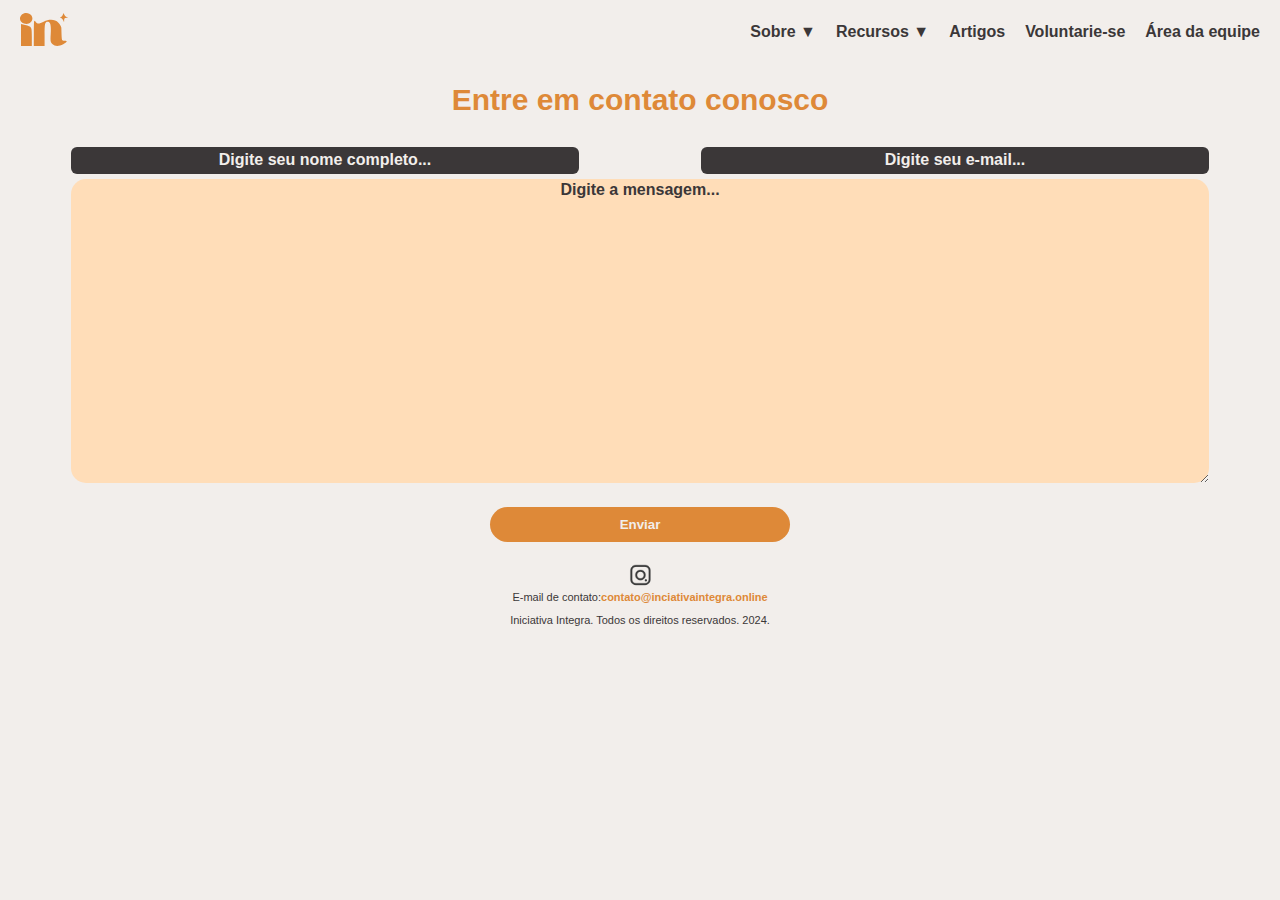
<file: contato.html>
<!DOCTYPE html>
<html lang="pt">

<head>
    <meta charset="UTF-8" />
    <meta name="viewport" content="width=device-width, initial-scale=1.0" />
    <title>Entre em contato</title>
    <link rel="shortcut icon" href="img/LogoTab.png" type="image/x-icon" />
    <link rel="stylesheet" href="styles/style.css" media="all" />
    <link rel="stylesheet" href="styles/media-query.css" />
    <script src="backend/script.js"></script>
</head>

<body id="body" class="body">
    <header>
        <a href="index.html">
            <div class="logo"><img src="img/InLogo.svg" alt=""></div>
        </a>
        <div class="menu-icon" onclick="toggleMenu()">
            <div class="bar1"></div>
            <div class="bar2"></div>
            <div class="bar3"></div>
        </div>
        <nav class="menu">
            <div class="menu-item">
                <a href="#">Sobre ▼</a>
                <div class="submenu">
                    <a href="conhecaaequipe.html">Conheça a Equipe</a>
                    <div class="line"></div>
                    <a href="contato.html">Contato</a>
                    <div class="line"></div>
                    <a href="sobre.html">Sobre a Iniciativa</a>
                </div>
            </div>
            <div class="menu-item">
                <a href="#">Recursos ▼</a>
                <div class="submenu-resources">
                    <a href="educacao.html">Educação e Recursos</a>
                    <div class="line"></div>
                    <a href="projetos.html">Projetos</a>
                    <div class="line"></div>
                    <a href="application.html">Conheça o application</a>
                    <div class="line"></div>
                    <a href="apoiopsicologico.html">Apoio Psicológico</a>
                </div>
            </div>
            <a href="artigos.html">Artigos</a>
            <a href="voluntariese.html">Voluntarie-se</a>
            <a href="areaequipe.html">Área da equipe</a>
        </nav>
    </header>
    <div class="overlay" id="overlay"></div>
    <div class="mobile-menu" id="mobileMenu">
        <a href="sobre.html">Sobre</a>
        <a href="areaequipe.html">Área da Equipe</a>
        <a href="artigos.html">Artigos</a>
        <a href="contato.html">Contato</a>
        <a href="voluntariese.html">Voluntarie-se</a>
        <a href="educacao.html">Educação e Recursos</a>
        <a href="projetos.html">Projetos</a>
        <a href="application.html">Conheça o application</a>
        <a href="conhecaaequipe.html">Conheça a Equipe</a>
        <a href="apoiopsicologico.html">Apoio Psicológico</a>
    </div>

    <main>
        <section class="contato-form">
            <h2>Entre em contato conosco</h2>
            <form id="contactForm" action="https://script.google.com/macros/s/AKfycbzBOA5nTdpNfZppCX1QehPHEMNBy9380VMBV7kEGqrcnpC5_t_abyv0W5PlgocFF5vd/exec" method="post">
                <div class="form-infos">
                    
                    <center></center>
                    <input type="text" id="name" name="name" required placeholder="Digite seu nome completo..."><br>
                    <input type="email" id="email" name="email" required placeholder="Digite seu e-mail..."><br>
                </div>
                <center>
                    <textarea id="message" name="message" required placeholder="Digite a mensagem..."></textarea><br>
                </center>
                <center><input type="submit" id="button" value="Enviar"></center>
            </form>
        </section>
    </main>

    <footer id="footer">
        <a href="https://instagram.com/iniciativaintegra">
            <div><img src="img/ig.svg" alt=""></div>
        </a>
        
        <p>E-mail de contato:<a href="contato@inciativaintegra.online">contato@inciativaintegra.online</a></p>
        <p>Iniciativa Integra. Todos os direitos reservados. 2024.</p>
    </footer>

    
</body>

</html>
</file>
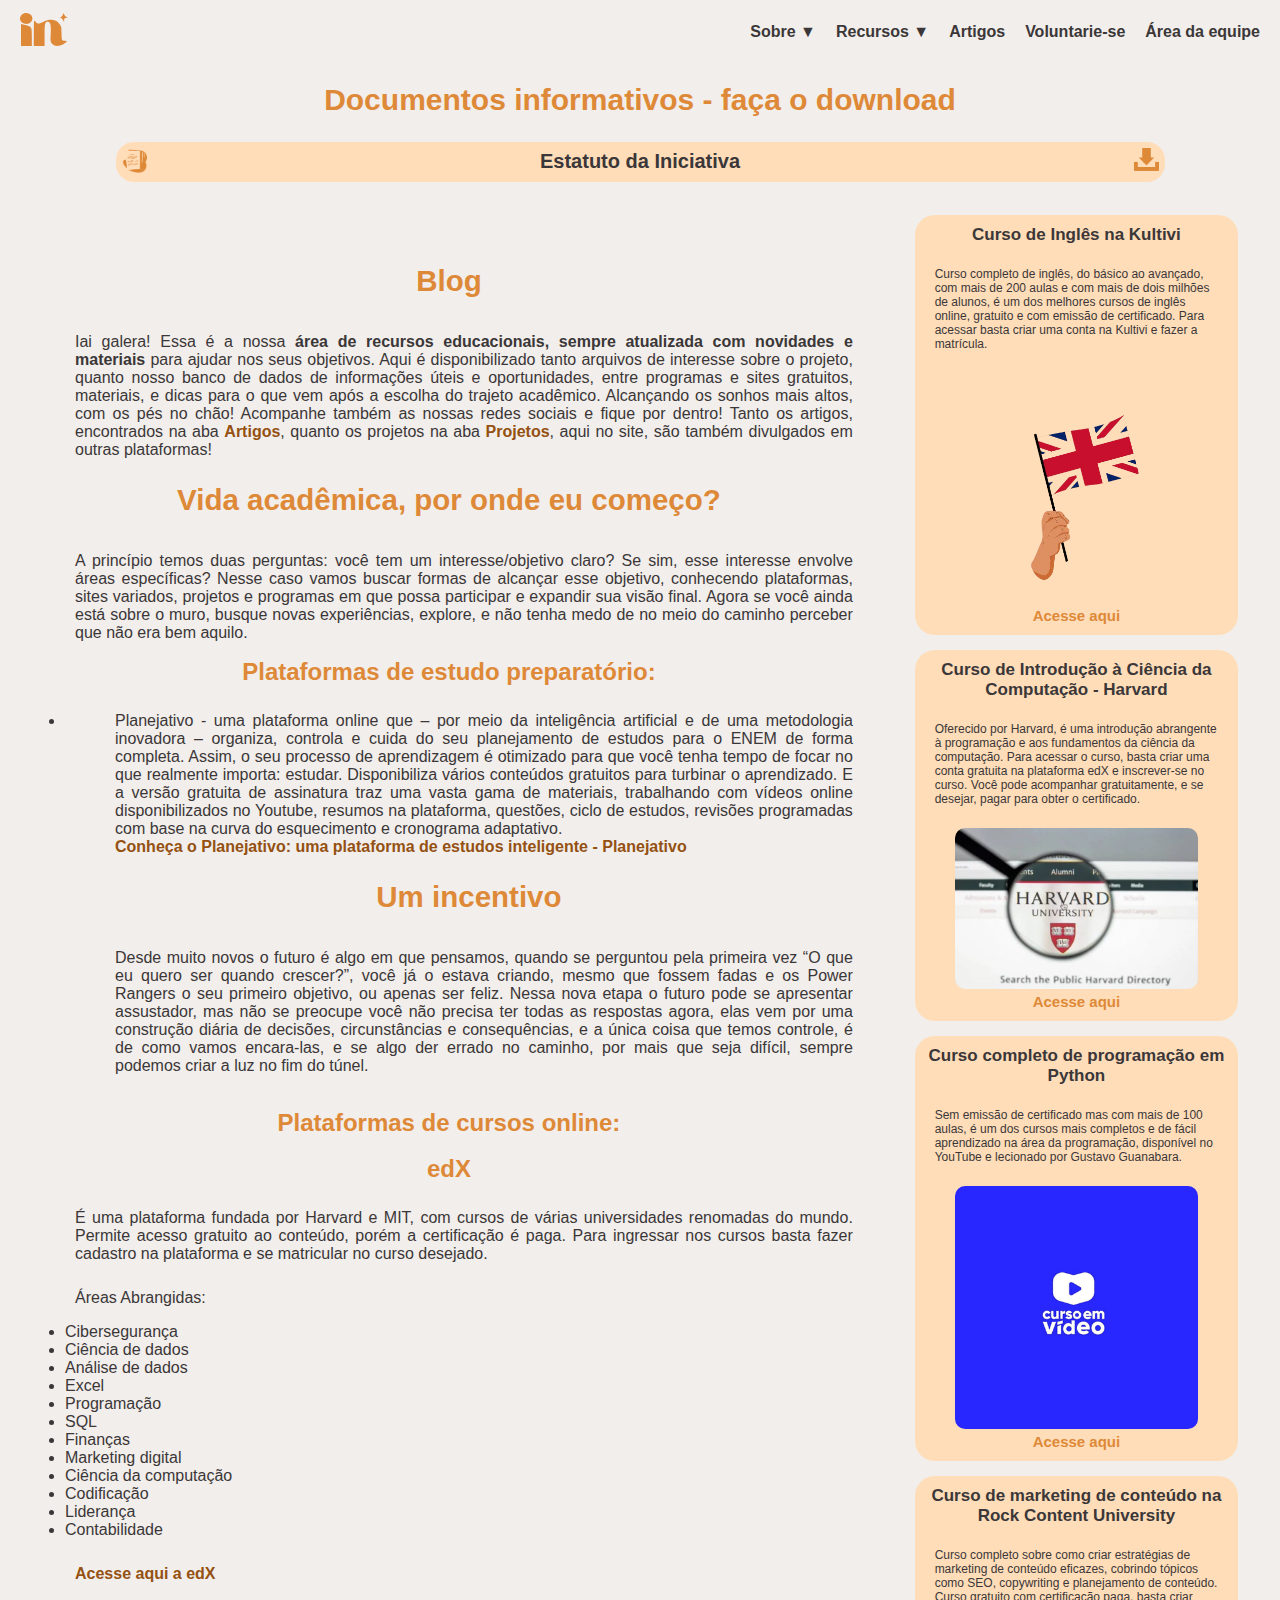
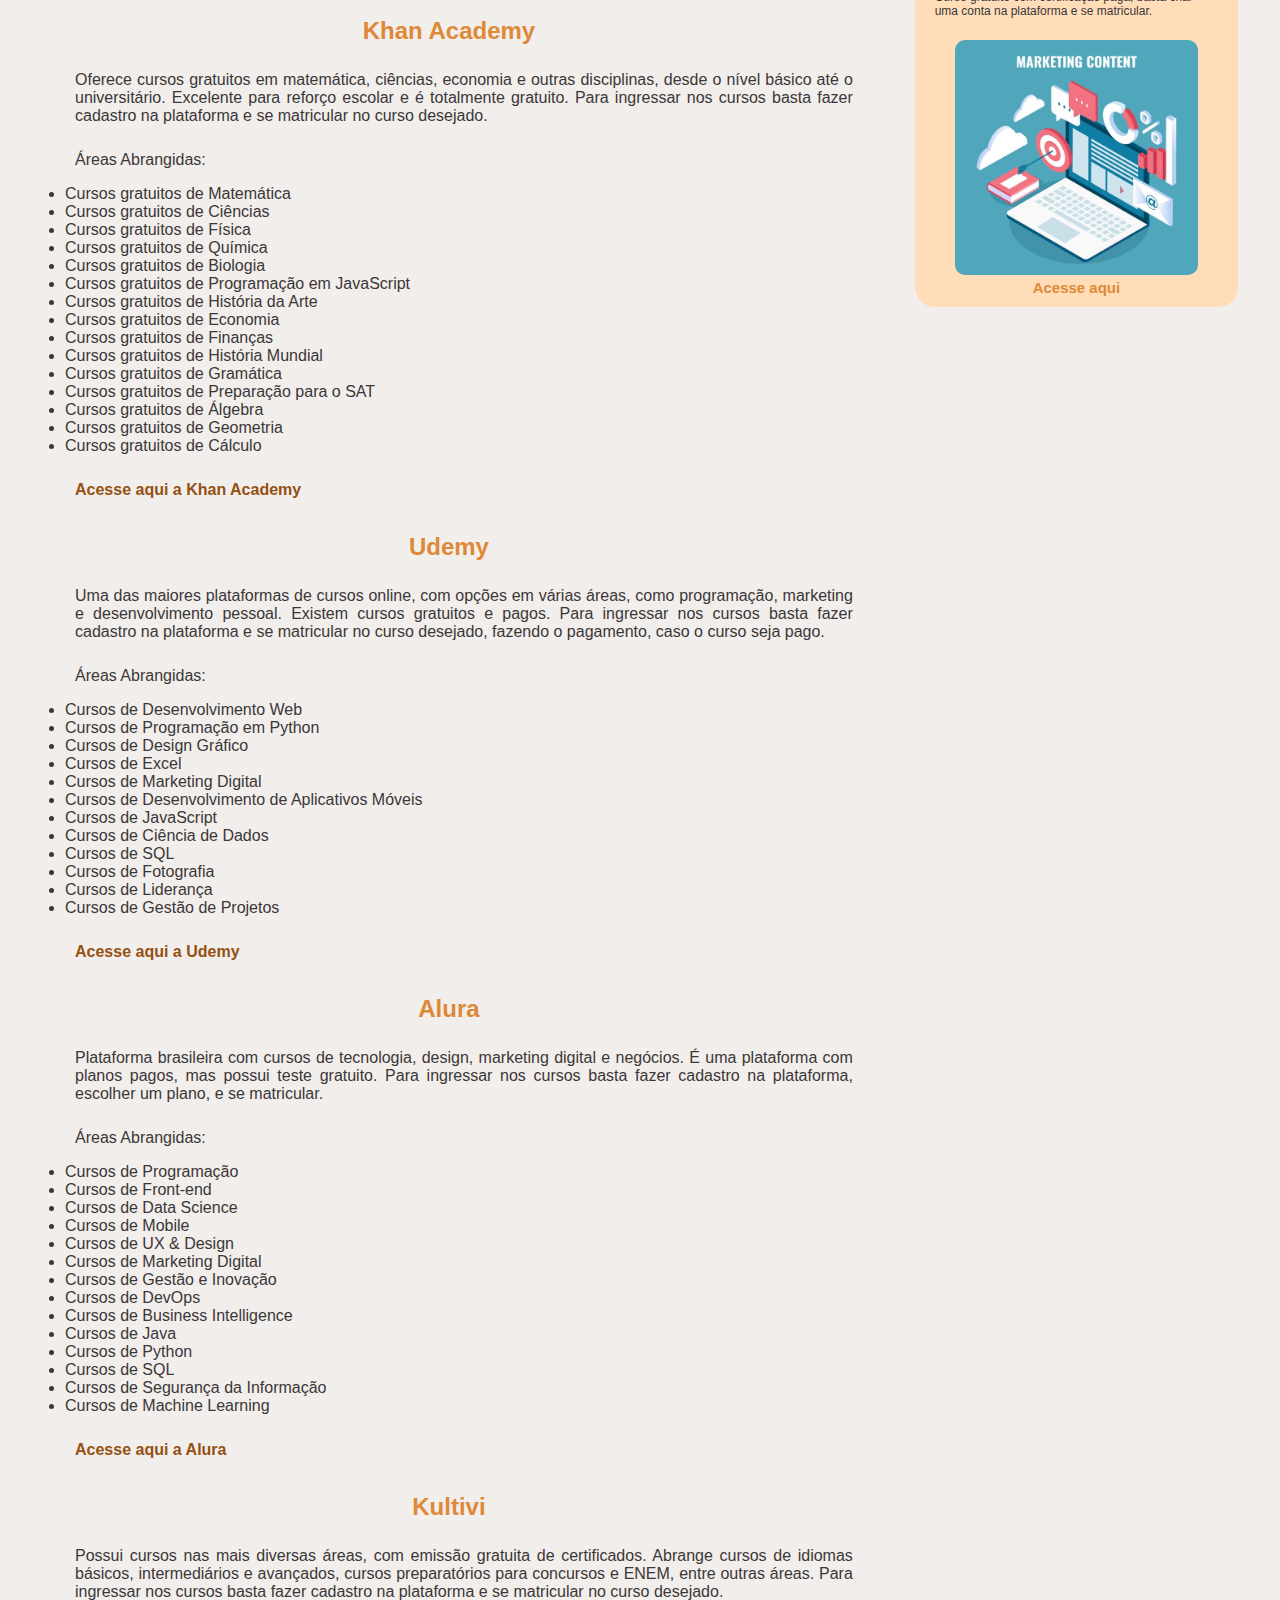
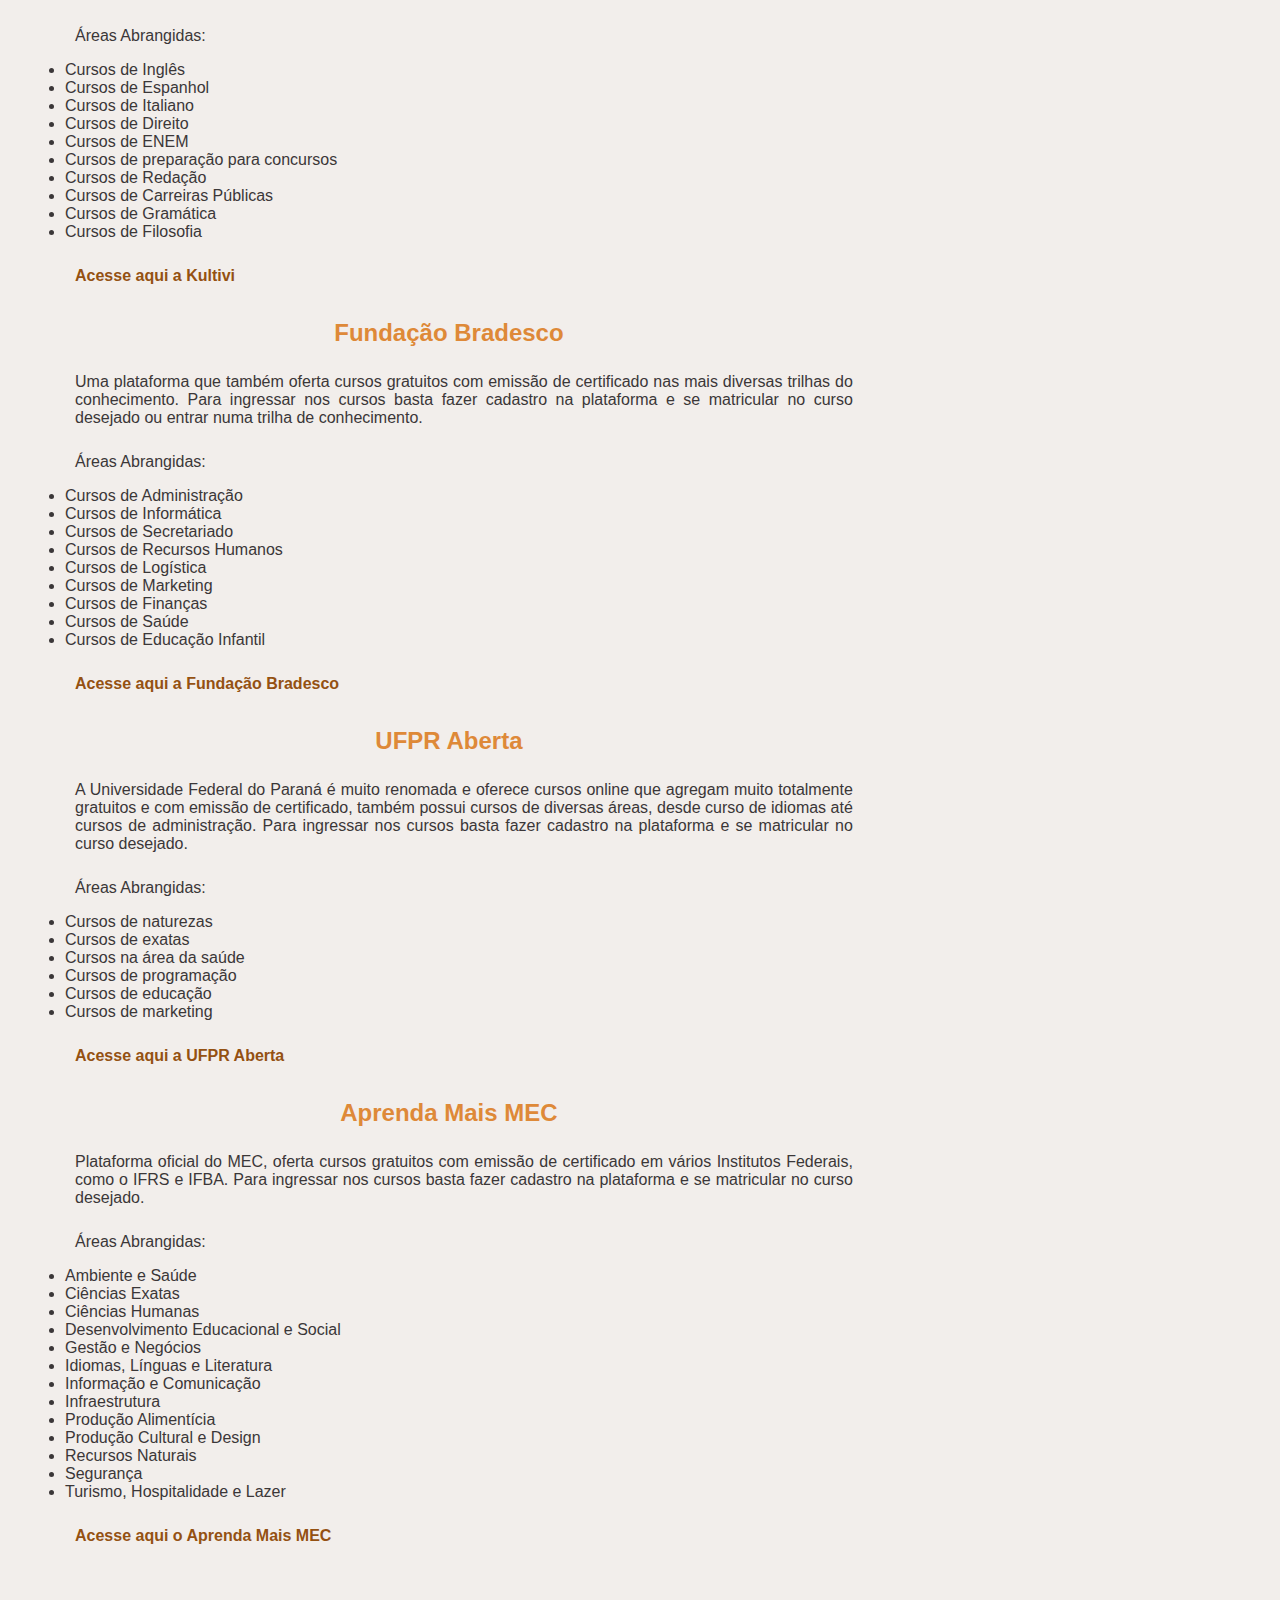
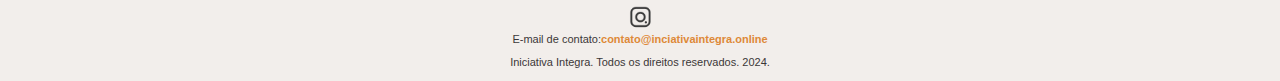
<file: educacao.html>
<!DOCTYPE html>
<html lang="pt">

<head>
    <meta charset="UTF-8" />
    <meta name="viewport" content="width=device-width, initial-scale=1.0" />
    <title>Educação e recursos</title>
    <link rel="shortcut icon" href="img/LogoTab.png" type="image/x-icon" />
    <link rel="stylesheet" href="styles/style.css" media="all" />
    <link rel="stylesheet" href="styles/media-query.css" />
    <script src="backend/script.js"></script>
</head>

<body id="body" class="body">
    <header>
        <a href="index.html">
            <div class="logo"><img src="img/InLogo.svg" alt=""></div>
        </a>
        <div class="menu-icon" onclick="toggleMenu()">
            <div class="bar1"></div>
            <div class="bar2"></div>
            <div class="bar3"></div>
        </div>
        <nav class="menu">
            <div class="menu-item">
                <a href="#">Sobre ▼</a>
                <div class="submenu">
                    <a href="conhecaaequipe.html">Conheça a Equipe</a>
                    <div class="line"></div>
                    <a href="contato.html">Contato</a>
                    <div class="line"></div>
                    <a href="sobre.html">Sobre a Iniciativa</a>
                </div>
            </div>
            <div class="menu-item">
                <a href="#">Recursos ▼</a>
                <div class="submenu-resources">
                    <a href="educacao.html">Educação e Recursos</a>
                    <div class="line"></div>
                    <a href="projetos.html">Projetos</a>
                    <div class="line"></div>
                    <a href="application.html">Conheça o application</a>
                    <div class="line"></div>
                    <a href="apoiopsicologico.html">Apoio Psicológico</a>
                </div>
            </div>
            <a href="artigos.html">Artigos</a>
            <a href="voluntariese.html">Voluntarie-se</a>
            <a href="areaequipe.html">Área da equipe</a>
        </nav>
    </header>
    <div class="overlay" id="overlay"></div>
    <div class="mobile-menu" id="mobileMenu">
        <a href="sobre.html">Sobre</a>
        <a href="areaequipe.html">Área da Equipe</a>
        <a href="artigos.html">Artigos</a>
        <a href="contato.html">Contato</a>
        <a href="voluntariese.html">Voluntarie-se</a>
        <a href="educacao.html">Educação e Recursos</a>
        <a href="projetos.html">Projetos</a>
        <a href="application.html">Conheça o application</a>
        <a href="conhecaaequipe.html">Conheça a Equipe</a>
        <a href="apoiopsicologico.html">Apoio Psicológico</a>
    </div>

    <main>

       
        
        <section>
            <h2 id="sobreh2">Documentos informativos - faça o download</h2>
            <div class="docs">

                <div class="doc">
                    <div class="img-doc"><img src="img/doc.png" alt=""></div>
                    <div><h3>Estatuto da Iniciativa</h3></div>
                    <div class="seta-download"><a href="docs/EstatutoIniciativa.pdf" download class="download-icon">
                        <img src="img/download.png" alt="Download">
                    </a></div>
                </div>


            </div>

            <div class="aba-cursos"></div>
            <h2 id="sobreh2-cursos">Cursos gratuitos com certificado</h2>
        
            <!-- Botão para mostrar cursos no mobile -->
             <center>            <button class="show-courses-btn" onclick="toggleCourses()"><h3>Cursos aqui!</h3></button>
             </center><br>
            
            <!-- Contêiner de cursos que será mostrado/ocultado -->
            <center>
            <div class="cursos" id="cursos">
                <!-- Botão de fechar -->
                <button class="close-courses-btn" onclick="toggleCourses()">X</button><br><br>
                <div class="curso">
                    <h3>Curso de Inglês na Kultivi</h3>
                    <div class="texto-img">
                        <div class="texto"><p>Curso completo de inglês, do básico ao avançado, com mais de 200 aulas e com mais de dois milhões de alunos, é um dos melhores cursos de inglês online, gratuito e com emissão de certificado. Para acessar basta criar uma conta na Kultivi e fazer a matrícula.
                        </p></div>
                        <div class="img-curso"><img src="img/courses/ingleskultivi.png" alt=""></div>
                    </div>
                    <div class="link-curso"><a href="https://kultivi.com/cursos/idiomas/ingles">Acesse aqui</a></div>
                </div>

                <div class="curso">
                    <h3>Curso de Introdução à Ciência da Computação - Harvard</h3>
                    <div class="texto-img">
                        <div class="texto"><p>Oferecido por Harvard, é uma introdução abrangente à programação e aos fundamentos da ciência da computação. Para acessar o curso, basta criar uma conta gratuita na plataforma edX e inscrever-se no curso. Você pode acompanhar gratuitamente, e se desejar, pagar para obter o certificado.
                        </p></div>
                        <div class="img-curso"><img src="img/courses/cs50 harvard.webp" alt=""></div>
                    </div>
                    <div class="link-curso"><a href="https://www.edx.org/learn/computer-science/harvard-university-cs50-s-introduction-to-computer-science?index=product&queryID=938b4c66eee70fa5bcbfb85f4a66506d&position=1&results_level=second-level-results&term=free+online+computer+science+courses&objectID=course-da1b2400-322b-459b-97b0-0c557f05d017&webview=false&campaign=CS50%27s+Introduction+to+Computer+Science&source=edX&product_category=course&placement_url=https%3A%2F%2Fwww.edx.org%2Fcourses">Acesse aqui</a></div>
                </div>

                <div class="curso">
                    <h3>Curso completo de programação em Python</h3>
                    <div class="texto-img">
                        <div class="texto"><p>Sem emissão de certificado mas com mais de 100 aulas, é um dos cursos mais completos e de fácil aprendizado na área da programação, disponível no YouTube e lecionado por Gustavo Guanabara.
                        </p></div>
                        <div class="img-curso"><img src="img/courses/cursoemvideo.jpg" alt=""></div>
                    </div>
                    <div class="link-curso"><a href="https://www.youtube.com/playlist?list=PLvE-ZAFRgX8hnECDn1v9HNTI71veL3oW0">Acesse aqui</a></div>
                </div>

                <div class="curso">
                    <h3>Curso de marketing de conteúdo na Rock Content University</h3>
                    <div class="texto-img">
                        <div class="texto"><p> Curso completo sobre como criar estratégias de marketing de conteúdo eficazes, cobrindo tópicos como SEO, copywriting e planejamento de conteúdo. Curso gratuito com certificação paga, basta criar uma conta na plataforma e se matricular.
                        </p></div>
                        <div class="img-curso"><img src="img/courses/marketingconteudo.png" alt=""></div>
                    </div>
                    <div class="link-curso"><a href="https://membros.pbyp.com.br/m/c/marketing-de-conteudo">Acesse aqui</a></div>
                </div>
                <!-- Mais cursos aqui -->
            </div>
        </center>
        </section>
<div class="blog-cursos">
        <section class="blog">
            <h2 class="blog-h2">Blog</h2>
            <p>Iai galera! Essa é a nossa <strong>área de recursos educacionais, sempre atualizada com novidades e materiais</strong> para ajudar nos seus objetivos. Aqui é disponibilizado tanto arquivos de interesse sobre o projeto, quanto nosso banco de dados de informações úteis e oportunidades, entre programas e sites gratuitos, materiais, e dicas para o que vem após a escolha do trajeto acadêmico. Alcançando os sonhos mais altos, com os pés no chão!

                Acompanhe também as nossas redes sociais e fique por dentro! Tanto os artigos, encontrados na aba <a href="artigos.html">Artigos</a>, quanto os projetos na aba <a href="projetos.html">Projetos</a>, aqui no site, são também divulgados em outras plataformas!
                </p>

                <H2 class="blog-h2">Vida acadêmica, por onde eu começo?</H2>
                <p>A princípio temos duas perguntas: você tem um interesse/objetivo claro? Se sim, esse interesse envolve áreas específicas? Nesse caso vamos buscar formas de alcançar esse objetivo, conhecendo plataformas, sites variados, projetos e programas em que possa participar e expandir sua visão final. Agora se você ainda está sobre o muro, busque novas experiências, explore, e não tenha medo de no meio do caminho perceber que não era bem aquilo.
                </p>

                <h3 id="blog-h3">Plataformas de estudo preparatório:</h3>
                <ul>
                    <li><p>Planejativo - uma plataforma online que – por meio da inteligência artificial e de uma metodologia inovadora – organiza, controla e cuida do seu planejamento de estudos para o ENEM de forma completa. Assim, o seu processo de aprendizagem é otimizado para que você tenha tempo de focar no que realmente importa: estudar. Disponibiliza vários conteúdos gratuitos para turbinar o aprendizado. E a versão gratuita de assinatura traz uma vasta gama de materiais, trabalhando com vídeos online disponibilizados no Youtube, resumos na plataforma, questões, ciclo de estudos, revisões programadas com base na curva do esquecimento e cronograma adaptativo. <br>
                        <a href="https://planejativo.com/planejamento-de-estudos-inteligente/#:~:text=O%20Planejativo%20%C3%A9%20uma%20plataforma%20online,focar%20no%20que%20realmente%20importa%3A%20estudar.&text=O%20Planejativo%20%C3%A9%20uma,que%20realmente%20importa%3A%20estudar.&text=%C3%A9%20uma%20plataforma%20online,focar%20no%20que%20realmente">Conheça o Planejativo: uma plataforma de estudos inteligente - Planejativo</a>
                    </p></li>

                    <h2 class="blog-h2">Um incentivo</h2>
                    <p>Desde muito novos o futuro é algo em que pensamos, quando se perguntou pela primeira vez “O que eu quero ser quando crescer?”, você já o estava criando, mesmo que fossem fadas e os Power Rangers o seu primeiro objetivo, ou apenas ser feliz. Nessa nova etapa o futuro pode se apresentar assustador, mas não se preocupe você não precisa ter todas as respostas agora, elas vem por uma construção diária de decisões, circunstâncias e consequências, e a única coisa que temos controle, é de como vamos encara-las, e se algo der errado no caminho, por mais que seja difícil, sempre podemos criar a luz no fim do túnel.</p>
                </ul><br>

                <h3 id="blog-h3">Plataformas de cursos online:</h3><br>
                <h3 id="h3-plataformas">edX</h3>
                <p>É uma plataforma fundada por Harvard e MIT, com cursos de várias universidades renomadas do mundo. Permite acesso gratuito ao conteúdo, porém a certificação é paga. Para ingressar nos cursos basta fazer cadastro na plataforma e se matricular no curso desejado.
                </p><p>Áreas Abrangidas:</p>
                <ul>
                    <li>Cibersegurança</li>
            <li>Ciência de dados</li>
            <li>Análise de dados</li>
            <li>Excel</li>
            <li>Programação</li>
            <li>SQL</li>
            <li>Finanças</li>
            <li>Marketing digital</li>
            <li>Ciência da computação</li>
            <li>Codificação</li>
            <li>Liderança</li>
            <li>Contabilidade</li>
                </ul>
                <strong><p><a href="https://www.edx.org/">Acesse aqui a edX</a></p></strong><br>

                <h3 id="h3-plataformas">Khan Academy</h3>
                <p>Oferece cursos gratuitos em matemática, ciências, economia e outras disciplinas, desde o nível básico até o universitário. Excelente para reforço escolar e é totalmente gratuito. Para ingressar nos cursos basta fazer cadastro na plataforma e se matricular no curso desejado.
                </p><p>Áreas Abrangidas:</p>

                <ul>
                    <li>Cursos gratuitos de Matemática</li>
                    <li>Cursos gratuitos de Ciências</li>
                    <li>Cursos gratuitos de Física</li>
                    <li>Cursos gratuitos de Química</li>
                    <li>Cursos gratuitos de Biologia</li>
                    <li>Cursos gratuitos de Programação em JavaScript</li>
                    <li>Cursos gratuitos de História da Arte</li>
                    <li>Cursos gratuitos de Economia</li>
                    <li>Cursos gratuitos de Finanças</li>
                    <li>Cursos gratuitos de História Mundial</li>
                    <li>Cursos gratuitos de Gramática</li>
                    <li>Cursos gratuitos de Preparação para o SAT</li>
                    <li>Cursos gratuitos de Álgebra</li>
                    <li>Cursos gratuitos de Geometria</li>
                    <li>Cursos gratuitos de Cálculo</li>
                </ul>

                <strong><p><a href="https://www.khanacademy.org/">Acesse aqui a Khan Academy</a></p></strong><br>

                <h3 id="h3-plataformas">Udemy</h3>
                <p>Uma das maiores plataformas de cursos online, com opções em várias áreas, como programação, marketing e desenvolvimento pessoal. Existem cursos gratuitos e pagos. Para ingressar nos cursos basta fazer cadastro na plataforma e se matricular no curso desejado, fazendo o pagamento, caso o curso seja pago.</p><p>Áreas Abrangidas:</p>
                <ul>
                    <li>Cursos de Desenvolvimento Web</li>
                    <li>Cursos de Programação em Python</li>
                    <li>Cursos de Design Gráfico</li>
                    <li>Cursos de Excel</li>
                    <li>Cursos de Marketing Digital</li>
                    <li>Cursos de Desenvolvimento de Aplicativos Móveis</li>
                    <li>Cursos de JavaScript</li>
                    <li>Cursos de Ciência de Dados</li>
                    <li>Cursos de SQL</li>
                    <li>Cursos de Fotografia</li>
                    <li>Cursos de Liderança</li>
                    <li>Cursos de Gestão de Projetos</li>
                </ul>
                
                <strong><p><a href="https://www.udemy.com/">Acesse aqui a Udemy</a></p></strong><br>

                <h3 id="h3-plataformas">Alura</h3>
                <p> Plataforma brasileira com cursos de tecnologia, design, marketing digital e negócios. É uma plataforma com planos pagos, mas possui teste gratuito. Para ingressar nos cursos basta fazer cadastro na plataforma, escolher um plano, e se matricular.
                </p><p>Áreas Abrangidas:</p>

                <ul>
                    <li>Cursos de Programação</li>
                    <li>Cursos de Front-end</li>
                    <li>Cursos de Data Science</li>
                    <li>Cursos de Mobile</li>
                    <li>Cursos de UX & Design</li>
                    <li>Cursos de Marketing Digital</li>
                    <li>Cursos de Gestão e Inovação</li>
                    <li>Cursos de DevOps</li>
                    <li>Cursos de Business Intelligence</li>
                    <li>Cursos de Java</li>
                    <li>Cursos de Python</li>
                    <li>Cursos de SQL</li>
                    <li>Cursos de Segurança da Informação</li>
                    <li>Cursos de Machine Learning</li>
                </ul>
                <strong><p><a href="https://www.alura.com.br/">Acesse aqui a Alura</a></p></strong><br>

                <h3 id="h3-plataformas">Kultivi</h3>
                <p> Possui cursos nas mais diversas áreas, com emissão gratuita de certificados. Abrange cursos de idiomas básicos, intermediários e avançados, cursos preparatórios para concursos e ENEM, entre outras áreas. Para ingressar nos cursos basta fazer cadastro na plataforma e se matricular no curso desejado.
                </p><p>Áreas Abrangidas:</p>

                <ul>
                    <li>Cursos de Inglês</li>
                    <li>Cursos de Espanhol</li>
                    <li>Cursos de Italiano</li>
                    <li>Cursos de Direito</li>
                    <li>Cursos de ENEM</li>
                    <li>Cursos de preparação para concursos</li>
                    <li>Cursos de Redação</li>
                    <li>Cursos de Carreiras Públicas</li>
                    <li>Cursos de Gramática</li>
                    <li>Cursos de Filosofia</li>
                </ul>

                <strong><p><a href="https://kultivi.com/">Acesse aqui a Kultivi</a></p></strong><br>   
                
                <h3 id="h3-plataformas">Fundação Bradesco</h3>
                <p> Uma plataforma que também oferta cursos gratuitos com emissão de certificado nas mais diversas trilhas do conhecimento. Para ingressar nos cursos basta fazer cadastro na plataforma e se matricular no curso desejado ou entrar numa trilha de conhecimento.
                </p><p>Áreas Abrangidas:</p>
                <ul>
                    <li>Cursos de Administração</li>
                    <li>Cursos de Informática</li>
                    <li>Cursos de Secretariado</li>
                    <li>Cursos de Recursos Humanos</li>
                    <li>Cursos de Logística</li>
                    <li>Cursos de Marketing</li>
                    <li>Cursos de Finanças</li>
                    <li>Cursos de Saúde</li>
                    <li>Cursos de Educação Infantil</li>
                </ul>

                <strong><p><a href="https://www.ev.org.br/">Acesse aqui a Fundação Bradesco</a></p></strong><br> 
                
                <h3 id="h3-plataformas">UFPR Aberta</h3>
                <p> A Universidade Federal do Paraná é muito renomada e oferece cursos online que agregam muito totalmente gratuitos e com emissão de certificado, também possui cursos de diversas áreas, desde curso de idiomas até cursos de administração. Para ingressar nos cursos basta fazer cadastro na plataforma e se matricular no curso desejado.
                </p><p>Áreas Abrangidas:</p>
                <ul>
                    <li>Cursos de naturezas</li>
                    <li>Cursos de exatas</li>
                    <li>Cursos na área da saúde</li>
                    <li>Cursos de programação</li>
                    <li>Cursos de educação</li>
                    <li>Cursos de marketing</li>
                </ul>
                
                <strong><p><a href="https://ufpraberta.ufpr.br/">Acesse aqui a UFPR Aberta</a></p></strong><br> 

                <h3 id="h3-plataformas">Aprenda Mais MEC</h3>
                <p> Plataforma oficial do MEC, oferta cursos gratuitos com emissão de certificado em vários Institutos Federais, como o IFRS e IFBA. Para ingressar nos cursos basta fazer cadastro na plataforma e se matricular no curso desejado.
                </p><p>Áreas Abrangidas:</p>
                <ul>
                    <li>Ambiente e Saúde</li>
                    <li>Ciências Exatas</li>
                    <li>Ciências Humanas</li>
                    <li>Desenvolvimento Educacional e Social</li>
                    <li>Gestão e Negócios</li>
                    <li>Idiomas, Línguas e Literatura</li>
                    <li>Informação e Comunicação</li>
                    <li>Infraestrutura</li>
                    <li>Produção Alimentícia</li>
                    <li>Produção Cultural e Design</li>
                    <li>Recursos Naturais</li>
                    <li>Segurança</li>
                    <li>Turismo, Hospitalidade e Lazer</li>
                </ul>
                
                
                <strong><p><a href="https://aprendamais.mec.gov.br/">Acesse aqui o Aprenda Mais MEC</a></p></strong><br> 
                

        </section>

        <div class="cursos-desktop">

                <div class="curso-desktop">
                    <h3>Curso de Inglês na Kultivi</h3>
                    <div class="texto-img">
                        <div class="texto"><p>Curso completo de inglês, do básico ao avançado, com mais de 200 aulas e com mais de dois milhões de alunos, é um dos melhores cursos de inglês online, gratuito e com emissão de certificado. Para acessar basta criar uma conta na Kultivi e fazer a matrícula.
                        </p></div>
                        <div class="img-curso"><img src="img/courses/ingleskultivi.png" alt=""></div>
                    </div>
                    <div class="link-curso"><a href="https://kultivi.com/cursos/idiomas/ingles">Acesse aqui</a></div>
                </div>

                <div class="curso-desktop">
                    <h3>Curso de Introdução à Ciência da Computação - Harvard</h3>
                    <div class="texto-img">
                        <div class="texto"><p>Oferecido por Harvard, é uma introdução abrangente à programação e aos fundamentos da ciência da computação. Para acessar o curso, basta criar uma conta gratuita na plataforma edX e inscrever-se no curso. Você pode acompanhar gratuitamente, e se desejar, pagar para obter o certificado.
                        </p></div>
                        <div class="img-curso"><img src="img/courses/cs50 harvard.webp" alt=""></div>
                    </div>
                    <div class="link-curso"><a href="https://www.edx.org/learn/computer-science/harvard-university-cs50-s-introduction-to-computer-science?index=product&queryID=938b4c66eee70fa5bcbfb85f4a66506d&position=1&results_level=second-level-results&term=free+online+computer+science+courses&objectID=course-da1b2400-322b-459b-97b0-0c557f05d017&webview=false&campaign=CS50%27s+Introduction+to+Computer+Science&source=edX&product_category=course&placement_url=https%3A%2F%2Fwww.edx.org%2Fcourses">Acesse aqui</a></div>
                </div>

                <div class="curso-desktop">
                    <h3>Curso completo de programação em Python</h3>
                    <div class="texto-img">
                        <div class="texto"><p>Sem emissão de certificado mas com mais de 100 aulas, é um dos cursos mais completos e de fácil aprendizado na área da programação, disponível no YouTube e lecionado por Gustavo Guanabara.
                        </p></div>
                        <div class="img-curso"><img src="img/courses/cursoemvideo.jpg" alt=""></div>
                    </div>
                    <div class="link-curso"><a href="https://www.youtube.com/playlist?list=PLvE-ZAFRgX8hnECDn1v9HNTI71veL3oW0">Acesse aqui</a></div>
                </div>

                <div class="curso-desktop">
                    <h3>Curso de marketing de conteúdo na Rock Content University</h3>
                    <div class="texto-img">
                        <div class="texto"><p> Curso completo sobre como criar estratégias de marketing de conteúdo eficazes, cobrindo tópicos como SEO, copywriting e planejamento de conteúdo. Curso gratuito com certificação paga, basta criar uma conta na plataforma e se matricular.
                        </p></div>
                        <div class="img-curso"><img src="img/courses/marketingconteudo.png" alt=""></div>
                    </div>
                    <div class="link-curso"><a href="https://membros.pbyp.com.br/m/c/marketing-de-conteudo">Acesse aqui</a></div>
                </div>

        </div>

    </div>
    </main>


    <footer id="footer">
        <a href="https://instagram.com/iniciativaintegra">
            <div><img src="img/ig.svg" alt=""></div>
        </a>
        
        <p>E-mail de contato:<a href="contato@inciativaintegra.online">contato@inciativaintegra.online</a></p>
        <p>Iniciativa Integra. Todos os direitos reservados. 2024.</p>
    </footer>
</body>

</html>
</file>
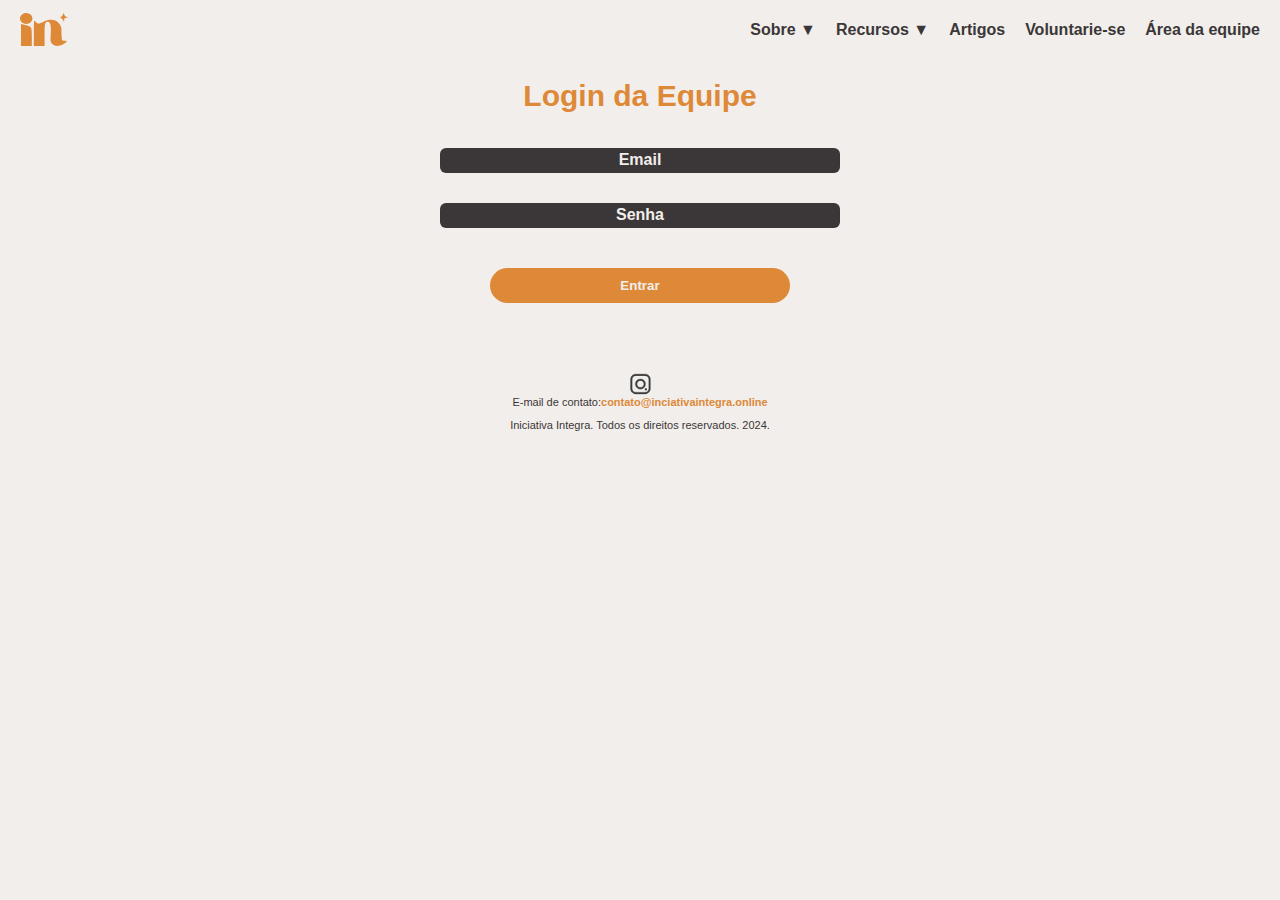
<file: loginequipe.html>
</html>
<!DOCTYPE html>
<html lang="pt">

<head>
    <meta charset="UTF-8" />
    <meta name="viewport" content="width=device-width, initial-scale=1.0" />
    <title>Área da equipe</title>
    <link rel="shortcut icon" href="img/LogoTab.png" type="image/x-icon" />
    <link rel="stylesheet" href="styles/style.css" media="all" />
    <link rel="stylesheet" href="styles/media-query.css" />
    <script src="backend/script.js"></script>
</head>

<body id="body" class="body">
    <header>
        <a href="index.html">
            <div class="logo"><img src="img/InLogo.svg" alt=""></div>
        </a>
        <div class="menu-icon" onclick="toggleMenu()">
            <div class="bar1"></div>
            <div class="bar2"></div>
            <div class="bar3"></div>
        </div>
        <nav class="menu">
            <div class="menu-item">
                <a href="#">Sobre ▼</a>
                <div class="submenu">
                    <a href="conhecaaequipe.html">Conheça a Equipe</a>
                    <div class="line"></div>
                    <a href="contato.html">Contato</a>
                    <div class="line"></div>
                    <a href="sobre.html">Sobre a Iniciativa</a>
                </div>
            </div>
            <div class="menu-item">
                <a href="#">Recursos ▼</a>
                <div class="submenu-resources">
                    <a href="educacao.html">Educação e Recursos</a>
                    <div class="line"></div>
                    <a href="projetos.html">Projetos</a>
                    <div class="line"></div>
                    <a href="application.html">Conheça o application</a>
                    <div class="line"></div>
                    <a href="apoiopsicologico.html">Apoio Psicológico</a>
                </div>
            </div>
            <a href="artigos.html">Artigos</a>
            <a href="voluntariese.html">Voluntarie-se</a>
            <a href="areaequipe.html">Área da equipe</a>
        </nav>
    </header>
    <div class="overlay" id="overlay"></div>
    <div class="mobile-menu" id="mobileMenu">
        <a href="sobre.html">Sobre</a>
        <a href="areaequipe.html">Área da Equipe</a>
        <a href="artigos.html">Artigos</a>
        <a href="contato.html">Contato</a>
        <a href="voluntariese.html">Voluntarie-se</a>
        <a href="educacao.html">Educação e Recursos</a>
        <a href="projetos.html">Projetos</a>
        <a href="application.html">Conheça o application</a>
        <a href="conhecaaequipe.html">Conheça a Equipe</a>
        <a href="apoiopsicologico.html">Apoio Psicológico</a>
    </div>
    <div class="login-container">
        <h2>Login da Equipe</h2>
        <form id="loginForm">
            <input type="email" id="emaillogin" name="email" required placeholder="Email"><br>
            <input type="password" id="password" name="password" required placeholder="Senha"><br>
            <input type="submit" value="Entrar" id="button">
        </form>
        <p id="error-message" style="color:red;"></p>
    </div>

    <script src="backend/login.js"></script>

    <footer id="footer">
        <a href="https://instagram.com/iniciativaintegra">
            <div><img src="img/ig.svg" alt=""></div>
        </a>
        
        <p>E-mail de contato:<a href="contato@inciativaintegra.online">contato@inciativaintegra.online</a></p>
        <p>Iniciativa Integra. Todos os direitos reservados. 2024.</p>
    </footer>

    
</body>

</html>
</file>
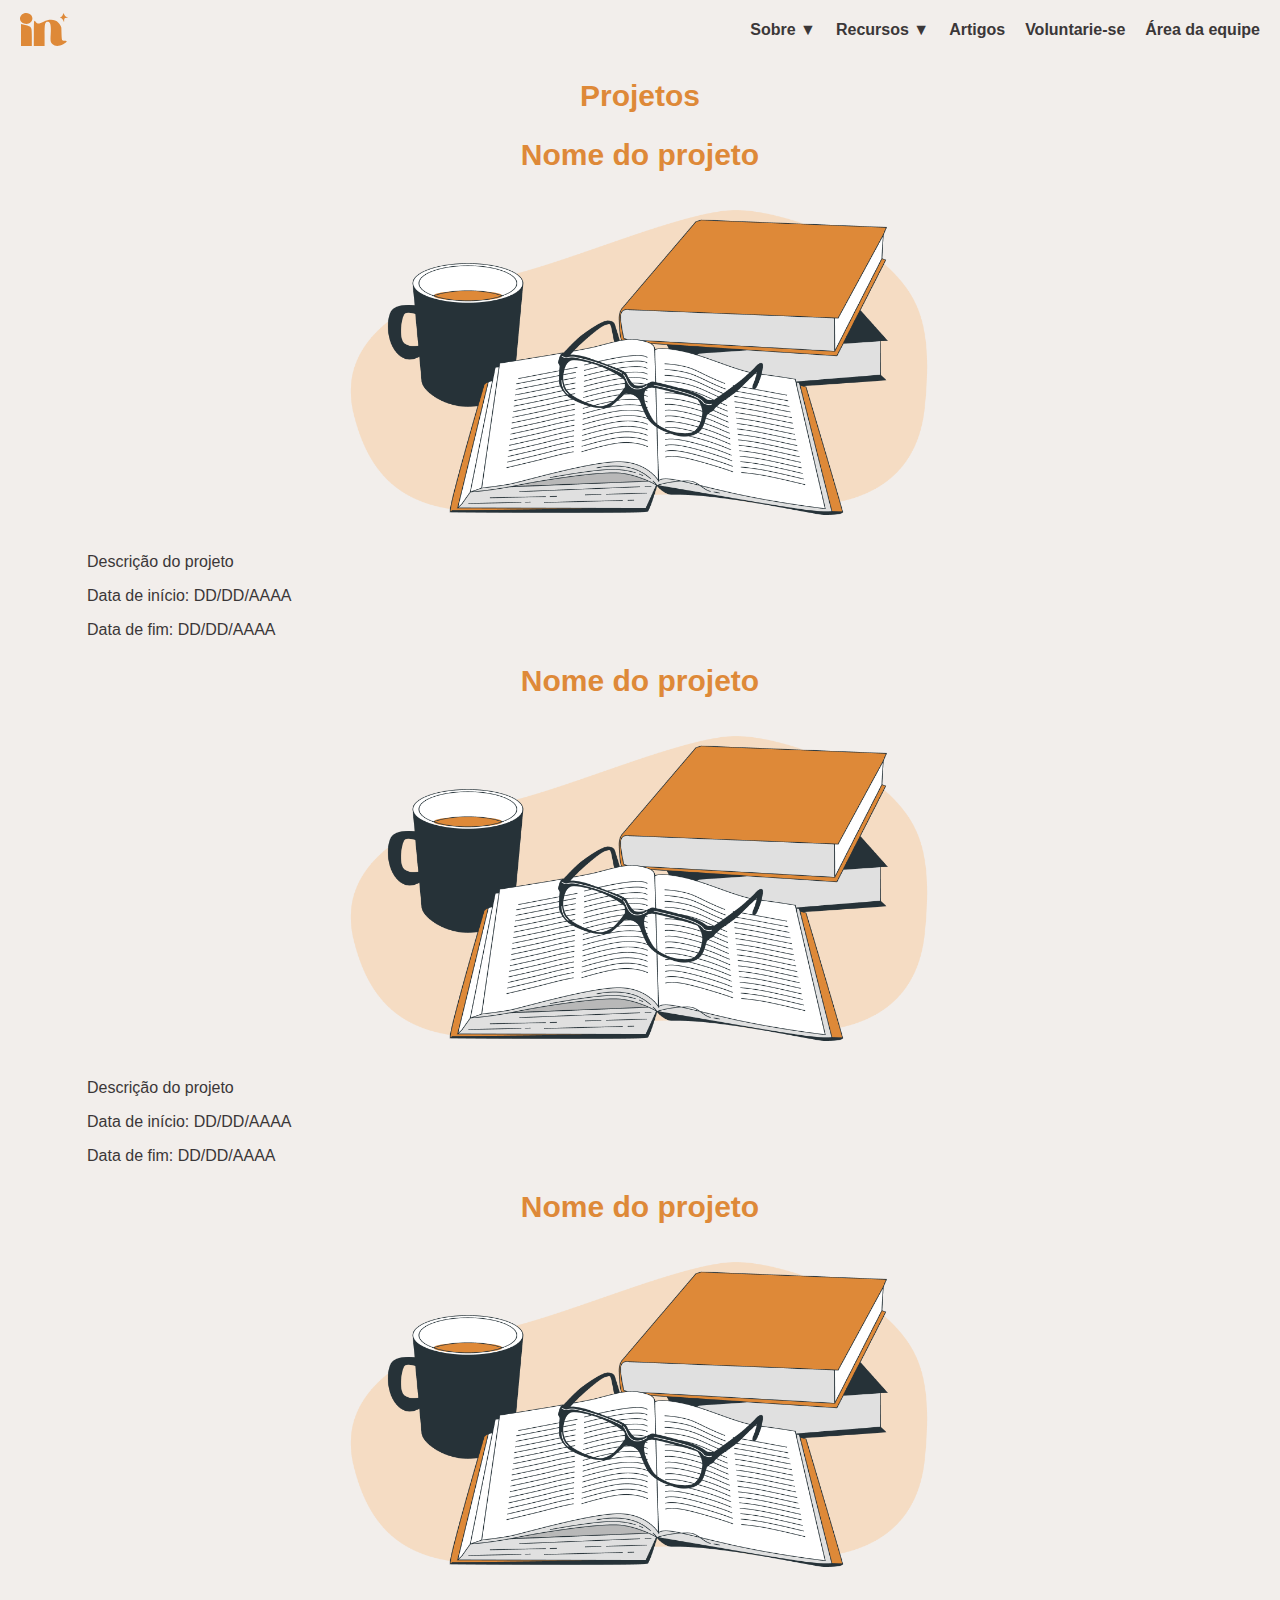
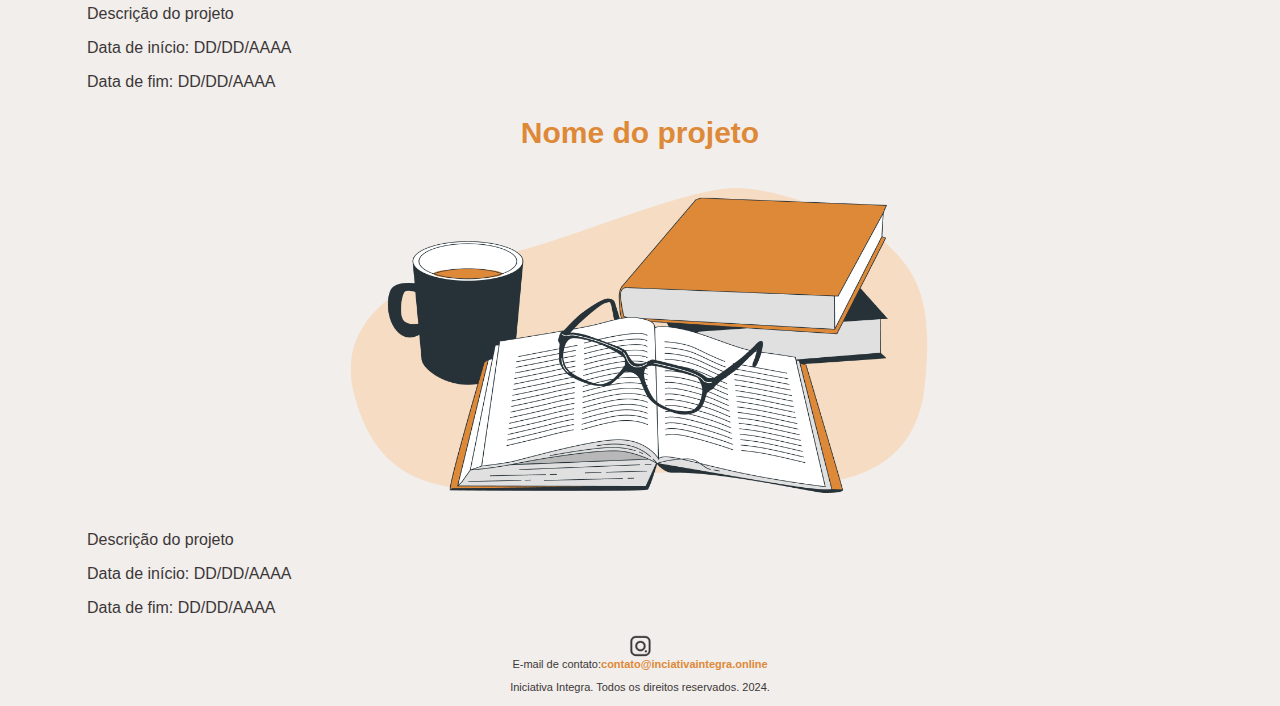
<file: projetos.html>
</html>
<!DOCTYPE html>
<html lang="pt">

<head>
    <meta charset="UTF-8" />
    <meta name="viewport" content="width=device-width, initial-scale=1.0" />
    <title>Projetos</title>
    <link rel="shortcut icon" href="img/LogoTab.png" type="image/x-icon" />
    <link rel="stylesheet" href="styles/style.css" media="all" />
    <link rel="stylesheet" href="styles/media-query.css" />
    <script src="backend/script.js"></script>
</head>

<body id="body" class="body">
    <header>
        <a href="index.html">
            <div class="logo"><img src="img/InLogo.svg" alt=""></div>
        </a>
        <div class="menu-icon" onclick="toggleMenu()">
            <div class="bar1"></div>
            <div class="bar2"></div>
            <div class="bar3"></div>
        </div>
        <nav class="menu">
            <div class="menu-item">
                <a href="#">Sobre ▼</a>
                <div class="submenu">
                    <a href="conhecaaequipe.html">Conheça a Equipe</a>
                    <div class="line"></div>
                    <a href="contato.html">Contato</a>
                    <div class="line"></div>
                    <a href="sobre.html">Sobre a Iniciativa</a>
                </div>
            </div>
            <div class="menu-item">
                <a href="#">Recursos ▼</a>
                <div class="submenu-resources">
                    <a href="educacao.html">Educação e Recursos</a>
                    <div class="line"></div>
                    <a href="projetos.html">Projetos</a>
                    <div class="line"></div>
                    <a href="application.html">Conheça o application</a>
                    <div class="line"></div>
                    <a href="apoiopsicologico.html">Apoio Psicológico</a>
                </div>
            </div>
            <a href="artigos.html">Artigos</a>
            <a href="voluntariese.html">Voluntarie-se</a>
            <a href="areaequipe.html">Área da equipe</a>
        </nav>
    </header>
    <div class="overlay" id="overlay"></div>
    <div class="mobile-menu" id="mobileMenu">
        <a href="sobre.html">Sobre</a>
        <a href="areaequipe.html">Área da Equipe</a>
        <a href="artigos.html">Artigos</a>
        <a href="contato.html">Contato</a>
        <a href="voluntariese.html">Voluntarie-se</a>
        <a href="educacao.html">Educação e Recursos</a>
        <a href="projetos.html">Projetos</a>
        <a href="application.html">Conheça o application</a>
        <a href="conhecaaequipe.html">Conheça a Equipe</a>
        <a href="apoiopsicologico.html">Apoio Psicológico</a>
    </div>

    <main>

        <h2 id="sobreh2">Projetos</h2>
        
        <section>
            <div class="projetos">

                <div class="projeto">
                    <h2 id="sobreh2">Nome do projeto</h2>
                    <div class="img-projeto">
                        <img src="img/projeto.png" alt="">
                    </div>
                    <div class="descricao-projeto">
                        <p>Descrição do projeto</p>
                    </div>
                    <div class="datas">
                        <p class="inicio">Data de início: DD/DD/AAAA</p>
                        <p class="fim">Data de fim: DD/DD/AAAA</p>
                    </div>
                </div>

                <div class="projeto">
                    <h2 id="sobreh2">Nome do projeto</h2>
                    <div class="img-projeto">
                        <img src="img/projeto.png" alt="">
                    </div>
                    <div class="descricao-projeto">
                        <p>Descrição do projeto</p>
                    </div>
                    <div class="datas">
                        <p class="inicio">Data de início: DD/DD/AAAA</p>
                        <p class="fim">Data de fim: DD/DD/AAAA</p>
                    </div>
                </div>

                <div class="projeto">
                    <h2 id="sobreh2">Nome do projeto</h2>
                    <div class="img-projeto">
                        <img src="img/projeto.png" alt="">
                    </div>
                    <div class="descricao-projeto">
                        <p>Descrição do projeto</p>
                    </div>
                    <div class="datas">
                        <p class="inicio">Data de início: DD/DD/AAAA</p>
                        <p class="fim">Data de fim: DD/DD/AAAA</p>
                    </div>
                </div>

                <div class="projeto">
                    <h2 id="sobreh2">Nome do projeto</h2>
                    <div class="img-projeto">
                        <img src="img/projeto.png" alt="">
                    </div>
                    <div class="descricao-projeto">
                        <p>Descrição do projeto</p>
                    </div>
                    <div class="datas">
                        <p class="inicio">Data de início: DD/DD/AAAA</p>
                        <p class="fim">Data de fim: DD/DD/AAAA</p>
                    </div>
                </div>

            </div>
        </section>
    </main>

    <footer id="footer">
        <a href="https://instagram.com/iniciativaintegra">
            <div><img src="img/ig.svg" alt=""></div>
        </a>
        
        <p>E-mail de contato:<a href="contato@inciativaintegra.online">contato@inciativaintegra.online</a></p>
        <p>Iniciativa Integra. Todos os direitos reservados. 2024.</p>
    </footer>
</body>

</html>
</file>
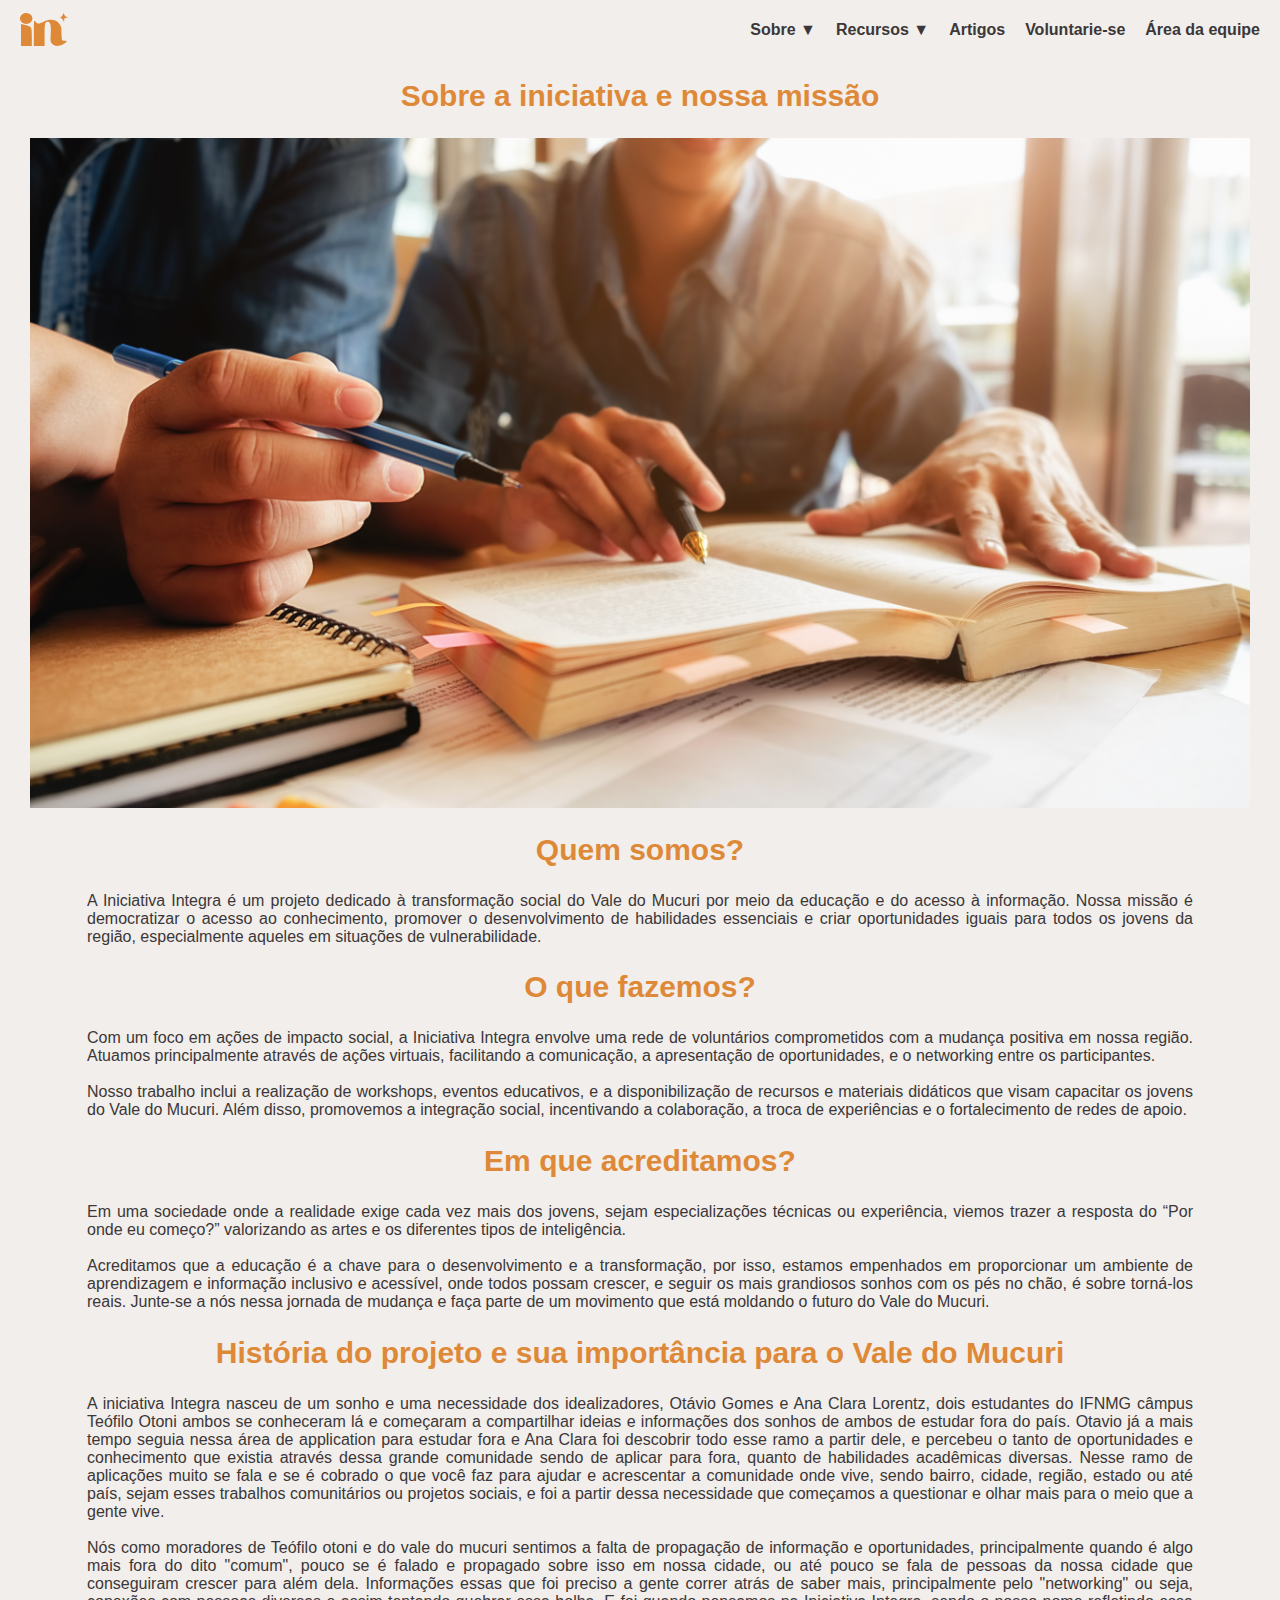
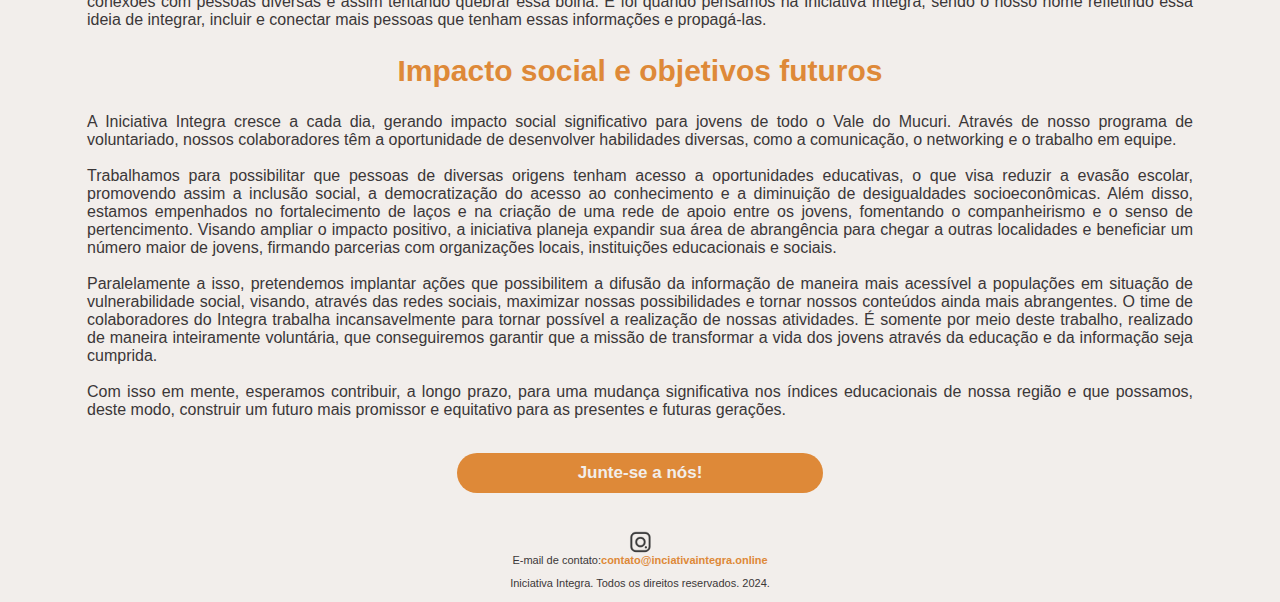
<file: sobre.html>
</html>
<!DOCTYPE html>
<html lang="pt">

<head>
    <meta charset="UTF-8" />
    <meta name="viewport" content="width=device-width, initial-scale=1.0" />
    <title>Nossa missão</title>
    <link rel="shortcut icon" href="img/LogoTab.png" type="image/x-icon" />
    <link rel="stylesheet" href="styles/style.css" media="all" />
    <link rel="stylesheet" href="styles/media-query.css" />
    <script src="backend/script.js"></script>
</head>

<body id="body" class="body">
    <header>
        <a href="index.html">
            <div class="logo"><img src="img/InLogo.svg" alt=""></div>
        </a>
        <div class="menu-icon" onclick="toggleMenu()">
            <div class="bar1"></div>
            <div class="bar2"></div>
            <div class="bar3"></div>
        </div>
        <nav class="menu">
            <div class="menu-item">
                <a href="#">Sobre ▼</a>
                <div class="submenu">
                    <a href="conhecaaequipe.html">Conheça a Equipe</a>
                    <div class="line"></div>
                    <a href="contato.html">Contato</a>
                    <div class="line"></div>
                    <a href="sobre.html">Sobre a Iniciativa</a>
                </div>
            </div>
            <div class="menu-item">
                <a href="#">Recursos ▼</a>
                <div class="submenu-resources">
                    <a href="educacao.html">Educação e Recursos</a>
                    <div class="line"></div>
                    <a href="projetos.html">Projetos</a>
                    <div class="line"></div>
                    <a href="application.html">Conheça o application</a>
                    <div class="line"></div>
                    <a href="apoiopsicologico.html">Apoio Psicológico</a>
                </div>
            </div>
            <a href="artigos.html">Artigos</a>
            <a href="voluntariese.html">Voluntarie-se</a>
            <a href="areaequipe.html">Área da equipe</a>
        </nav>
    </header>
    <div class="overlay" id="overlay"></div>
    <div class="mobile-menu" id="mobileMenu">
        <a href="sobre.html">Sobre</a>
        <a href="areaequipe.html">Área da Equipe</a>
        <a href="artigos.html">Artigos</a>
        <a href="contato.html">Contato</a>
        <a href="voluntariese.html">Voluntarie-se</a>
        <a href="educacao.html">Educação e Recursos</a>
        <a href="projetos.html">Projetos</a>
        <a href="application.html">Conheça o application</a>
        <a href="conhecaaequipe.html">Conheça a Equipe</a>
        <a href="apoiopsicologico.html">Apoio Psicológico</a>
    </div>

    <main>

        <h2 id="sobreh2">Sobre a iniciativa e nossa missão</h2>
        <section>
            <div class="cover-sobre" id="cover-sobre">

            </div>
            <h2 id="sobreh2">Quem somos?</h2>
            <p>A Iniciativa Integra é um projeto dedicado à transformação social do Vale do Mucuri por meio da educação e do acesso à informação. Nossa missão é democratizar o acesso ao conhecimento, promover o desenvolvimento de habilidades essenciais e criar oportunidades iguais para todos os jovens da região, especialmente aqueles em situações de vulnerabilidade.</p>
            <h2 id="sobreh2">O que fazemos?</h2>
            <p>Com um foco em ações de impacto social, a Iniciativa Integra envolve uma rede de voluntários comprometidos com a mudança positiva em nossa região. Atuamos principalmente através de ações virtuais, facilitando a comunicação, a apresentação de oportunidades, e o networking entre os participantes. 
                <br><br>Nosso trabalho inclui a realização de workshops, eventos educativos, e a disponibilização de recursos e materiais didáticos que visam capacitar os jovens do Vale do Mucuri. Além disso, promovemos a integração social, incentivando a colaboração, a troca de experiências e o fortalecimento de redes de apoio.
            </p>
                <h2 id="sobreh2">Em que acreditamos?</h2>
                <p>Em uma sociedade onde a realidade exige cada vez mais dos jovens, sejam especializações técnicas ou experiência, viemos trazer a resposta do “Por onde eu começo?” valorizando as artes e os diferentes tipos de inteligência. 
                    <br><br>Acreditamos que a educação é a chave para o desenvolvimento e a transformação, por isso, estamos empenhados em proporcionar um ambiente de aprendizagem e informação inclusivo e acessível, onde todos possam crescer, e seguir os mais grandiosos sonhos com os pés no chão, é sobre torná-los reais. Junte-se a nós nessa jornada de mudança e faça parte de um movimento que está moldando o futuro do Vale do Mucuri.
                </p>

                <h2 id="sobreh2">História do projeto e sua importância para o Vale do Mucuri</h2>
                <p>A iniciativa Integra nasceu de um sonho e uma necessidade dos idealizadores, Otávio Gomes e Ana Clara Lorentz, dois estudantes do IFNMG câmpus Teófilo Otoni ambos se conheceram lá e começaram a compartilhar ideias e informações dos sonhos de ambos de estudar fora do país. Otavio já a mais tempo seguia nessa área de application para estudar fora e Ana Clara foi descobrir todo esse ramo a partir dele, e percebeu o tanto de oportunidades e conhecimento que existia através dessa grande comunidade sendo de aplicar para fora, quanto de habilidades acadêmicas diversas. Nesse ramo de aplicações muito se fala e se é cobrado o que você faz para ajudar e acrescentar a comunidade onde vive, sendo bairro, cidade, região, estado ou até país, sejam esses trabalhos comunitários ou projetos sociais, e foi a partir dessa necessidade que começamos a questionar e olhar mais para o meio que a gente vive. <br><br>
                    Nós como moradores de Teófilo otoni e do vale do mucuri sentimos a falta de propagação de informação e oportunidades, principalmente quando é algo mais fora do dito "comum", pouco se é falado e propagado sobre isso em nossa cidade, ou até pouco se fala de pessoas da nossa cidade que conseguiram crescer para além dela. Informações essas que foi preciso a gente correr atrás de saber mais, principalmente pelo "networking" ou seja, conexões com pessoas diversas e assim tentando quebrar essa bolha. E foi quando pensamos na Iniciativa Integra, sendo o nosso nome refletindo essa ideia de integrar, incluir e conectar mais pessoas que tenham essas informações e propagá-las.
                    </p>

                <h2 id="sobreh2">Impacto social e objetivos futuros</h2>
                <p>A Iniciativa Integra cresce a cada dia, gerando impacto social significativo para jovens de todo o Vale do Mucuri. Através de nosso programa de voluntariado, nossos colaboradores têm a oportunidade de desenvolver habilidades diversas, como a comunicação, o networking e o trabalho em equipe. 
                    <br><br>Trabalhamos para possibilitar que pessoas de diversas origens tenham acesso a oportunidades educativas, o que visa reduzir a evasão escolar, promovendo assim a inclusão social, a democratização do acesso ao conhecimento e a diminuição de desigualdades socioeconômicas. Além disso, estamos empenhados no fortalecimento de laços e na criação de uma rede de apoio entre os jovens, fomentando o companheirismo e o senso de pertencimento.
                    Visando ampliar o impacto positivo, a iniciativa planeja expandir sua área de abrangência para chegar a outras localidades e beneficiar um número maior de jovens, firmando parcerias com organizações locais, instituições educacionais e sociais. 
                    <br><br>Paralelamente a isso, pretendemos implantar ações que possibilitem a difusão da informação de maneira mais acessível a populações em situação de vulnerabilidade social, visando, através das redes sociais, maximizar nossas possibilidades e tornar nossos conteúdos ainda mais abrangentes. 
                    O time de colaboradores do Integra trabalha incansavelmente para tornar possível a realização de nossas atividades. É somente por meio deste trabalho, realizado de maneira inteiramente voluntária, que conseguiremos garantir que a missão de transformar a vida dos jovens através da educação e da informação seja cumprida. 
                    <br><br>Com isso em mente, esperamos contribuir, a longo prazo, para uma mudança significativa nos índices educacionais de nossa região e que possamos, deste modo, construir um futuro mais promissor e equitativo para as presentes e futuras gerações.
                    </p>
                <br>
            <center><a href="voluntariese.html"><button><h3>Junte-se a nós!</h3></button></a></center><br><br>
            </section>
    </main>

    <footer id="footer">
        <a href="https://instagram.com/iniciativaintegra">
            <div><img src="img/ig.svg" alt=""></div>
        </a>

        <p>E-mail de contato:<a href="contato@inciativaintegra.online">contato@inciativaintegra.online</a></p>
        <p>Iniciativa Integra. Todos os direitos reservados. 2024.</p>
    </footer>

</body>

</html>
</file>
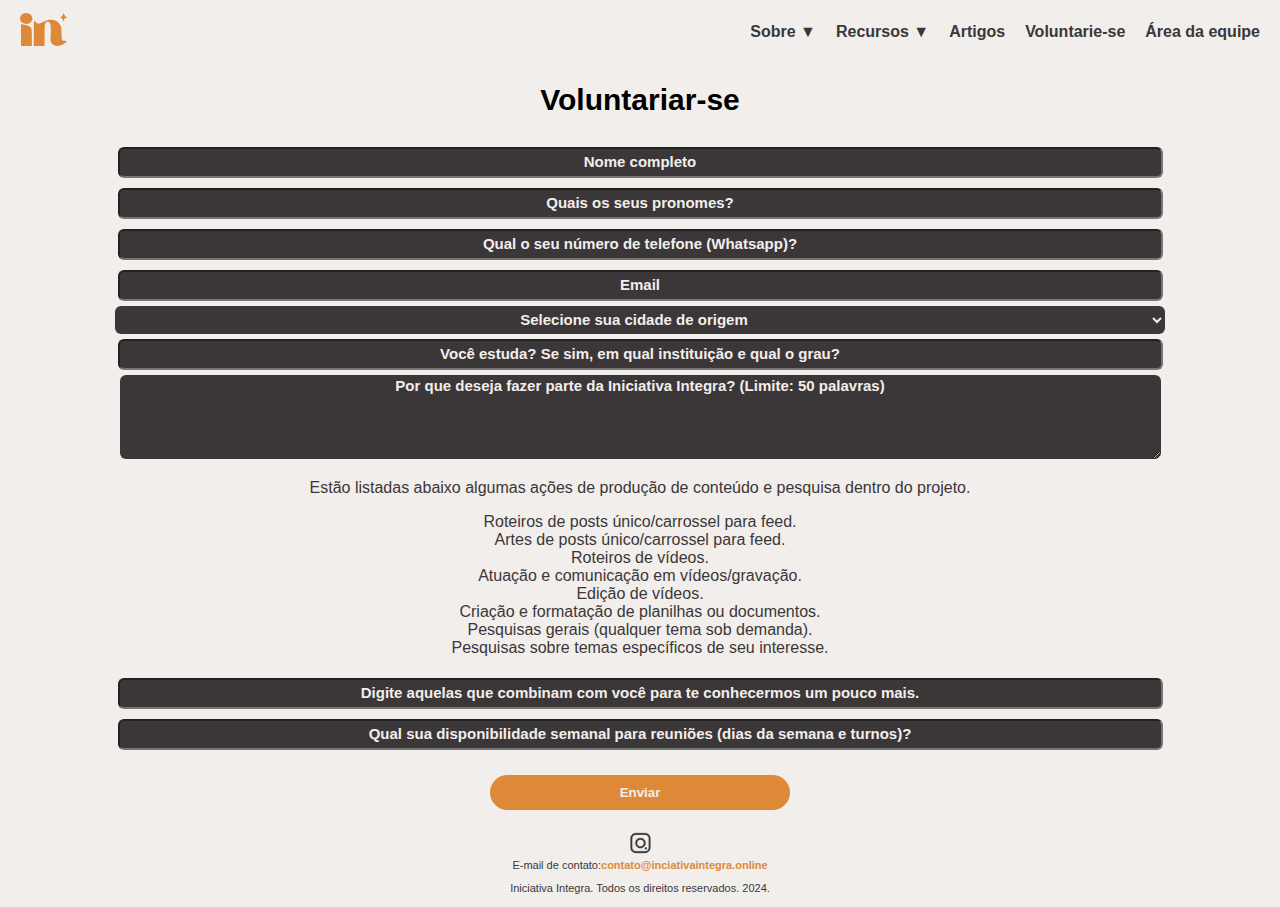
<file: voluntariese.html>
<!DOCTYPE html>
<html lang="pt">

<head>
    <meta charset="UTF-8" />
    <meta name="viewport" content="width=device-width, initial-scale=1.0" />
    <title>Voluntarie-se</title>
    <link rel="shortcut icon" href="img/LogoTab.png" type="image/x-icon" />
    <link rel="stylesheet" href="styles/style.css" media="all" />
    <link rel="stylesheet" href="styles/media-query.css" />
    <script src="backend/script.js"></script>
</head>

<body id="body" class="body">
    <header>
        <a href="index.html">
            <div class="logo"><img src="img/InLogo.svg" alt=""></div>
        </a>
        <div class="menu-icon" onclick="toggleMenu()">
            <div class="bar1"></div>
            <div class="bar2"></div>
            <div class="bar3"></div>
        </div>
        <nav class="menu">
            <div class="menu-item">
                <a href="#">Sobre ▼</a>
                <div class="submenu">
                    <a href="conhecaaequipe.html">Conheça a Equipe</a>
                    <div class="line"></div>
                    <a href="contato.html">Contato</a>
                    <div class="line"></div>
                    <a href="sobre.html">Sobre a Iniciativa</a>
                </div>
            </div>
            <div class="menu-item">
                <a href="#">Recursos ▼</a>
                <div class="submenu-resources">
                    <a href="educacao.html">Educação e Recursos</a>
                    <div class="line"></div>
                    <a href="projetos.html">Projetos</a>
                    <div class="line"></div>
                    <a href="application.html">Conheça o application</a>
                    <div class="line"></div>
                    <a href="apoiopsicologico.html">Apoio Psicológico</a>
                </div>
            </div>
            <a href="artigos.html">Artigos</a>
            <a href="voluntariese.html">Voluntarie-se</a>
            <a href="areaequipe.html">Área da equipe</a>
        </nav>
    </header>
    <div class="overlay" id="overlay"></div>
    <div class="mobile-menu" id="mobileMenu">
        <a href="sobre.html">Sobre</a>
        <a href="areaequipe.html">Área da Equipe</a>
        <a href="artigos.html">Artigos</a>
        <a href="contato.html">Contato</a>
        <a href="voluntariese.html">Voluntarie-se</a>
        <a href="educacao.html">Educação e Recursos</a>
        <a href="projetos.html">Projetos</a>
        <a href="application.html">Conheça o application</a>
        <a href="conhecaaequipe.html">Conheça a Equipe</a>
        <a href="apoiopsicologico.html">Apoio Psicológico</a>
    </div>

    <main>
        <section class="voluntario-form">
            <h2>Voluntariar-se</h2>
            <form id="voluntarioForm" action="https://script.google.com/macros/s/AKfycbyGYYq54PaC2SM6USpVaKBZQCaSa_qy6UoZA96gusRkNkB2BC_wnxTIY5iIxu2zBVUQvA/exec" method="post">
                    <input type="text" id="nome" name="nome" required placeholder="Nome completo"><br>
                    <input type="text" id="pronomes" name="pronomes" required placeholder="Quais os seus pronomes?"><br>
                    <input type="text" id="telefone" name="telefone" required placeholder="Qual o seu número de telefone (Whatsapp)?"><br>
                    <input type="email" id="emailv" name="email" required placeholder="Email"><br>
                    <select id="cidade" name="cidade" placeholder="Selecione sua cidade...">
                        <option value="" disabled selected hidden>Selecione sua cidade de origem</option>
                        <option value="aguas_formosas">Águas Formosas</option>
                        <option value="ataleia">Ataleia</option>
                        <option value="bertopolis">Bertópolis</option>
                        <option value="catuji">Catuji</option>
                        <option value="carlos_chagas">Carlos Chagas</option>
                        <option value="crisolita">Crisólita</option>
                        <option value="franciscopolis">Franciscópolis</option>
                        <option value="frei_gaspar">Frei Gaspar</option>
                        <option value="fronteira_dos_vales">Fronteira dos Vales</option>
                        <option value="itaipe">Itaipé</option>
                        <option value="ladainha">Ladainha</option>
                        <option value="machacalis">Machacalis</option>
                        <option value="malacacheta">Malacacheta</option>
                        <option value="nanuque">Nanuque</option>
                        <option value="novo_oriente_de_minas">Novo Oriente de Minas</option>
                        <option value="ouro_verde_de_minas">Ouro Verde de Minas</option>
                        <option value="pavao">Pavão</option>
                        <option value="pote">Poté</option>
                        <option value="santa_helena_de_minas">Santa Helena de Minas</option>
                        <option value="serra_dos_aimores">Serra dos Aimorés</option>
                        <option value="setubinha">Setubinha</option>
                        <option value="teofilo_otoni">Teófilo Otoni</option>
                        <option value="umburatiba">Umburatiba</option>
                      </select><br>
                      <input type="text" id="estuda" name="estuda" placeholder="Você estuda? Se sim, em qual instituição e qual o grau?"><br>
                    <textarea id="texto" name="texto" required placeholder="Por que deseja fazer parte da Iniciativa Integra? (Limite: 50 palavras)"></textarea><br>
                    <p>Estão listadas abaixo algumas ações de produção de conteúdo e pesquisa dentro do projeto.</p>
                    <p>
                        Roteiros de posts único/carrossel para feed. <br>
                         Artes de posts único/carrossel para feed. <br>
                        Roteiros de vídeos. <br>
                        Atuação e comunicação em vídeos/gravação. <br>
                        Edição de vídeos. <br>
                        Criação e formatação de planilhas ou documentos. <br>
                        Pesquisas gerais (qualquer tema sob demanda). <br>
                        Pesquisas sobre temas específicos de seu interesse.
                    </p>
                    <input type="text" id="atividades" name="atividades" placeholder="Digite aquelas que combinam com você para te conhecermos um pouco mais."><br>
                    <input type="text" id="disponibilidade" name="disponibilidade" placeholder="Qual sua disponibilidade semanal para reuniões (dias da semana e turnos)?"><br>
            <input type="submit" id="button" value="Enviar">
            </form>
        </section>
    </main>

    <footer id="footer">
        <a href="https://instagram.com/iniciativaintegra">
            <div><img src="img/ig.svg" alt=""></div>
        </a>
        
        <p>E-mail de contato:<a href="contato@inciativaintegra.online">contato@inciativaintegra.online</a></p>
        <p>Iniciativa Integra. Todos os direitos reservados. 2024.</p>
    </footer>

    
</body>

</html>
</file>
<file: styles/style.css>
body {
    padding:0;
}

@import url('https://fonts.googleapis.com/css2?family=Itim&family=Manrope&display=swap');
/*@import url('https://fonts.googleapis.com/css2?family=Itim&display=swap');*/

* {
    font-family: "Manrope", sans-serif;
    font-style: normal;
}

.body {
    background-color: #F2EEEB;
    margin: 0;
}

header {
    padding: 5px;
    margin-top: 3px;
    margin-right: 5px;
    display: flex;
    flex-direction: row;
    justify-content: space-between;
    align-items: center;
    position: relative;
    z-index: 1100; /* Acima do overlay */
}

.menu-icon {
    display: flex;
    flex-direction: column;
    cursor: pointer;
    height: 50px;
    z-index: 1100; /* Acima do overlay */
}

.menu-icon div {
    width: 35px;
    height: 4px;
    background-color: #DE8938;
    margin: 4px 0;
    transition: 0.4s;
    border-radius: 2px;
}

.menu {
    display: none; /* Esconder o menu completo inicialmente */
    flex-direction: column;
}

.menu a {
    color: #3B3738;
    text-decoration: none;
    border-top: 1px solid #444;
}

.submenu, .submenu-resources {
    display: none;
    background-color: #DE8938;
    padding: 10px;
}

.mobile-menu {
    display: flex;
    flex-direction: column;
   /* background-color: #3B3738;*/
    position: fixed;
    top: 60px;
    width: 100%;
    z-index: 1000;
    transition: max-height 400ms ease-out;
    max-height: 0;
    overflow: hidden;
    overflow-y: hidden;
}

.mobile-menu a {
    text-decoration: none;
    padding: 10px;
    color: #F2EEEB;
}

.menu-icon.open .bar1 {
    transform: rotate(-45deg) translate(-5px, 6px);
}

.menu-icon.open .bar2 {
    opacity: 0;
}

.menu-icon.open .bar3 {
    transform: rotate(45deg) translate(-5px, -6px);
}

.mobile-menu.open {
    max-height: 500px;
    overflow-y: hidden;
   
}

.mobile-menu.open a {
    color: #F2EEEB;
}

.overlay {
    display: none;
    position: fixed;
    top: 0;
    left: 0;
    width: 100%;
    height: 100%;
    background-color: #3B3738;
    z-index: 900; /* Abaixo do menu mobile e do header */
    transition: opacity 300ms ease-out;
}

.overlay.open {
    display: block;
}

footer{
    text-align: center;
    padding:2px;
}
footer p{
    font-size: 11px;
}

footer p {
    text-align: center;
}

footer p{
    margin-top: 0;
}

#cover {
    position: relative;
    width: 100%;
    height: 260px; /* Ajuste a altura conforme necessário */
    background-image: url('../img/menino.jpg'); /* Caminho para sua imagem */
    background-size: cover;
    background-position: center;
    display: flex;
    justify-content: center;
    align-items: center;
    box-sizing: border-box;
}

a{
    text-decoration: none;
}

.cover h3{
    text-decoration: none;
    font-weight: bold;
    color: #FFDDB8;
    display: flex;
    flex-direction: row;
    justify-content: space-between;
    align-items: center;
    text-align: center;
}

#cover h3{
    font-size: 18px;
    margin:0;
    align-items: center;
    text-align: center;

}

#cover img{
    margin-left: 5px;
}

h2{
    font-size: 25px;
    padding-left: 18px;
    padding-right: 18px;
}



.retangle{
    border: 2px solid #FFDDB8;
    border-radius: 30px;
    padding: 2%;
    text-align: center;
    align-items: center;
    width: auto;
    height: auto;
}


.sec-home h2{
    color: #DE8938;
    text-align: center;
}

h3{
    font-size: 17px;
    margin: 0;
}

button{
    background-color: #DE8938;
    border: none;
    border-radius: 88px;
    width: 170px;
    height: 30px;
    text-align: center;
    cursor: pointer
}

#button{
    background-color: #DE8938;
    border: none;
    border-radius: 88px;
    width: 170px;
    height: 30px;
    text-align: center;
    cursor: pointer;
    color: #F2EEEB;
    font-weight: bold;
}

.entrada h2{
    color: #DE8938;
}

#button h3{
    color: #F2EEEB;
}


button h3{
    color: #F2EEEB;
}

p{
    font-size: 14px;
    color: #3B3738;
    padding-left: 20px;
    padding-right: 20px;
    text-align: justify;
}

.logo{
    padding-left: 10px;
}

.juntese p{
    color: #3B3738;
}

.juntese{
    padding-left: 10px;
    padding-right: 10px;
}

.artigosrecentes {
    width: 80%;
    margin: 0 auto;
    padding: 20px 0;
    position: relative; /* Adicione para posicionar as setas relativas a este container */
}
.carousel {
    position: relative;
    overflow: hidden;
}

.carousel-inner {
    display: flex;
    transition: transform 0.5s ease;
}

.artigo {
    flex: 0 0 100%; /* Um artigo por vez */
    background-color: #FFDDB8;
    width: auto;
    margin-left: 16px;
    height: auto;
    padding-top: 0;
    border-radius: 0 0 20px 20px;
    display: flex;
    flex-direction: column;
    margin-right: 16px; /* Espaço entre os artigos */
    overflow: hidden; /* Garante que o conteúdo não ultrapasse a div */
    margin-top: 15px;
}

.artigo-index {
    flex: 0 0 100%; /* Um artigo por vez */
    background-color: #FFDDB8;
    width: auto;
    height: 260px;
    padding-top: 0;
    border-radius: 0 0 20px 20px;
    display: flex;
    flex-direction: column;
    margin-right: 10px; /* Espaço entre os artigos */
    overflow: hidden; /* Garante que o conteúdo não ultrapasse a div */
    margin-top: 15px;
}

#artigosSection{
    width: 100%;
    padding: 0;
}

.tit-artigo {
    width: auto;
    height: 37px;
    background-color: #3B3738;
    text-align: center;
    color: #FFFFFF;
    margin: 0;
    padding: 5px;
    display: flex;
    justify-content: center;
    align-items: center;
    overflow: hidden; /* Garante que o conteúdo não ultrapasse a div */
    text-overflow: ellipsis; /* Adiciona reticências caso o texto seja muito longo */
    white-space: nowrap; /* Mantém o texto em uma única linha */

}

.conteudo{
    color: #3B3738;
    overflow: hidden; /* Garante que o conteúdo não ultrapasse a div */
    word-wrap: break-word; /* Permite a quebra de linhas */
    flex-grow: 1; /* Faz a div crescer para ocupar o espaço disponível */
}

.cont-autor{
    padding: 10px;
    overflow: hidden; /* Garante que o conteúdo não ultrapasse a div */
    text-overflow: ellipsis; /* Adiciona reticências caso o texto seja muito longo */
    display: flex;
    flex-direction: column;
    height: 100%; /* Faz a div ocupar todo o espaço disponível */
    box-sizing: border-box; /* Inclui padding e border no cálculo do height */
}

.autor{
    color: #3B3738;
    font-size: 11px;
    text-align: right; /* Alinha o nome do autor à direita */
}

.carousel-prev,
.carousel-next {
    position: absolute;
    top: 50%; /* Ajusta para o meio verticalmente */
    transform: translateY(-50%);
    background-color: rgba(0, 0, 0, 0.0);
    color: white;
    border: none;
    cursor: pointer;
    padding: 10px;
    font-size: 1.5rem;
    width: 30px;
}

.carousel-prev {
    left: -30px; /* Ajusta a posição esquerda */
}

.carousel-next {
    right: -30px; /* Ajusta a posição direita */
}


.carousel-inner {
    display: flex;
    gap: 10px; /* Espaço entre os artigos */
    transition: transform 0.5s ease;
    padding: 10px; /* Adiciona um espaçamento interno para evitar que as setas fiquem muito próximas dos artigos */
}


.artigo h2{
    color: #FFDDB8;
}

.contato-form h2{
color: #DE8938;
text-align: center;
align-items: center;
}

.contato-form{
    padding-left: 10px;
    padding-right: 10px;
}

#name, #email{
    background-color: #3B3738;
    width: 90%;
    border-radius: 6px;
    border: none;
    height: 25px;
    color: #F2EEEB;
    text-align: center;
}

#name::placeholder, #email::placeholder{
    color: #F2EEEB;
    font-size: 16px;
    font-weight: bold;
    text-align: center;
    align-items: center;
}

#message::placeholder{
    color: #3B3738;
    font-size: 16px;
    font-weight: bold;
    text-align: center;
}

#titulo, #nomeautor{
    background-color: #3B3738;
    width: 90%;
    border-radius: 6px;
    border: none;
    height: 25px;
    color: #F2EEEB;
    text-align: center;
}

#titulo::placeholder, #nomeautor::placeholder{
    color: #F2EEEB;
    font-size: 16px;
    font-weight: bold;
    text-align: center;
    align-items: center;
}

#nomeautor{
    margin-top: 13px;
}

#button{
    margin-top: 15px;
}

#contactForm button{
    color: #F2EEEB;
    font-weight: bold;
    font-size: 20px;
    margin-top: 20px;
}

#message{
    border: none;
    background-color: #FFDDB8;
    height: 170px;
    width: 90%;
    text-align: center;
    color: #3B3738;
    align-items: center;
    border-radius: 15px;
}

#artigo{
    border: none;
    background-color: #FFDDB8;
    height: auto;
    min-height: 180px;
    width: 90%;
    text-align: center;
    color: #3B3738;
    align-items: center;
    border-radius: 15px;
}

.form-infos{
    display: flex;
    flex-direction: column;
    align-items: center;

}

#cover-sobre {
    position: relative;
    width: 100%;
    height: 260px; /* Ajuste a altura conforme necessário */
    background-image: url('../img/cover-sobre.png'); /* Caminho para sua imagem */
    background-size: cover;
    background-position: center;
    display: flex;
    justify-content: center;
    align-items: center;
    box-sizing: border-box;
}

#sobreh2{
    color: #DE8938;
    text-align: center;
}

.login-container h2{
    color: #DE8938;
    text-align: center;
}

.login-container{
    text-align: center;
    display: flex;
    flex-direction: column;
    align-items: center;
}

#password, #emaillogin{
    background-color: #3B3738;
    width: auto;
    max-width: 400px;
    min-width: 200px;
    border-radius: 6px;
    border: none;
    height: 25px;
    color: #F2EEEB;
    text-align: center;
    margin-top: 10px;
    margin-bottom: 20px;
}

#password::placeholder, #emaillogin::placeholder{
    color: #F2EEEB;
    font-size: 16px;
    font-weight: bold;
    text-align: center;
    align-items: center;
}


.integrante {
    background-color: #FFDDB8;
    width: 260px;
    min-height: 280px;
    height: auto;
    padding-top: 0;
    border-radius: 0 0 20px 20px;
    display: flex;
    flex-direction: column;
    margin-right: 10px; /* Espaço entre os artigos */
    text-align: center;
    margin-bottom: 20px;
}

.nome{
    height: 35px;
    background-color: #3B3738;
    text-align: center;
    color: #FFFFFF;
    margin: 0;
    padding: 6px;
    display: flex;
    justify-content: center;
    align-items: center;
}

.integrantes{
    align-items: center;
    text-align: center;
    display: flex;
    flex-direction: column;
    align-items: center;
    margin-left: 10px;
}

.conteudo img{
    border-radius: 0 0 15% 15%;
    border: solid 4px #DE8938;
}

.artigos{
    display: flex;
    flex-direction: column;
    align-items: center;
    text-align: center;
}

.datas{
    text-align: right;
    padding-right: 10px;
}

.img-projeto{
    text-align: center;
    align-items: center;
}

.projeto img{
    width: 300px;
}

.doc{
    width: 85%;
    height: 25px;
    background-color: #FFDDB8;
    border-radius: 18px;
    display: flex;
    flex-direction: row;
    justify-content: space-between;
    padding: 0 6px 0 6px;
    align-items: center;
    text-align: center;
    margin-bottom: 15px;
}

.doc img{
    width: 20px;
}

.doc h3{
    color: #3B3738;
    text-align: center;
}

.docs{
    display: flex;
    flex-direction: column;
    align-items: center;
    text-align: center;
}

.curso{
    width: 85%;
    background-color: #FFDDB8;
    border-radius: 20px;
    padding: 10px;
    margin-bottom: 15px;
    align-items: center;
    box-sizing: border-box;
}

.curso-desktop h3{
    text-align: center;
    color: #3B3738;
}

.curso h3{
    text-align: center;
    color: #3B3738;
}

.curso-desktop img{
    width: 70px;
    border-radius: 10px;
}
.curso img{
    width: 70px;
    border-radius: 10px;
}

.texto-img{
    display: flex;
    flex-direction: row;
    justify-content: space-between;
    align-items: center;
}

.curso p{
    margin-left: 15px;
    text-align: justify;
}

.curso-destop p{
    margin-left: 15px;
    text-align: justify;
}

.cursos{
    display: flex;
    flex-direction: column;
    align-items: center;
}

.link-curso{
    text-align: center;
    
}

.link-curso a{
    text-decoration: none;
    color: #DE8938;
    font-weight: bold;
}

.disque{
    width: 85%;
    height:25px ;
    background-color: #FFDDB8;
    border-radius: 20px;
    text-align: center;
    align-items: center;

}

.disque h3{
    color: #3B3738;
}

.endereco h3{
color: #3B3738;
text-align: center;
}

.local h3{
    text-align: center;
    color: #3B3738;
}

.local img{
    width: 80px;
    border-radius: 8px;
}

.local{
    width: 85%;
    height: auto;
    min-height: 160px;
    background-color: #FFDDB8;
    border-radius: 20px;
    padding: 10px;
    margin-bottom: 15px;
}

.locais{
    display: flex;
    flex-direction: column;
    align-items: center;
}

.voluntario-form{
    text-align: center;
    display: flex;
    flex-direction: column;
}

.voluntario-form input{
    width: 85%;
    height: auto;
    min-height: 25px;
    background-color: #3B3738;
    border-radius: 6px;
    margin-top: 5px;
    margin-bottom: 5px;
    color: #F2EEEB;

}

.voluntario-form select{
    width: 86%;
    min-height: 28px;
    background-color: #3B3738;
    border-radius: 6px;
    color: #F2EEEB;
    border: none;
}

.voluntario-form textarea{
    width: 85%;
    min-height: 80px;
    height: auto;
    max-height: 120;
    background-color: #3B3738;
    border-radius: 6px;
    color: #F2EEEB;
    border: none;
}

.voluntario-form input::placeholder{
    color: #F2EEEB;
    font-size: 15px;
    font-weight: 550;
    text-align: center;
    align-items: center;
}

.voluntario-form textarea::placeholder{
    color: #F2EEEB;
    font-size: 15px;
    font-weight: 550;
    text-align: center;
    align-items: center;
}

.voluntario-form p{
    text-align: center;
}



.voluntario-form select{
    color: #F2EEEB;
    font-size: 15px;
    font-weight: 550;
    text-align: center;
    align-items: center;
    overflow-y: scroll;
}

/*personalizar barra em navegadores baseados em chrome*/
select::-webkit-scrollbar {
    background-color: #3B3738; /* cor de fundo da barra de rolagem */
    width: 12px; /* largura da barra de rolagem */
}
select::-webkit-scrollbar-thumb {
    background-color: #DE8938; /* cor do botão de arrasto */
    border-radius: 6px; /* borda arredondada do botão de arrasto */
}

::-webkit-scrollbar {
    background-color: #F2EEEB; /* cor de fundo da barra de rolagem */
    width: 12px; /* largura da barra de rolagem */
}

::-webkit-scrollbar-thumb {
    background-color: #DE8938; /* cor do botão de arrasto */
    border-radius: 6px; /* borda arredondada do botão de arrasto */
}

::-webkit-scrollbar-button {
    display: none; /* oculta os botões de seta */
}

.line{
    border: 1px solid #FFDDB8;
    width: 90%;
    margin: 2px;
}

.carousel p{
    padding-left: 5px;
    padding-right: 5px;
}

.voluntario-form input{
    text-align: center;
}

textarea{
    text-align: center;

}

footer a{
    color: #DE8938;
    font-weight: bold;
    
}

.integrante p{
    text-align: left;
    padding-left: 25px;
    padding-right: 22px;
    padding-bottom: 10px;
}

.cursos {
    display: none;
    flex-direction: column;
    align-items: center;
    position: fixed; /* Mudar de relative para fixed */
    top: 0; /* Ajustar para garantir que o contêiner comece do topo */
    width: 90%; /* Ajustar conforme necessário */
    height: 100%; /* Ocupa a altura total da tela */
    padding: 20px; /* Ajustar conforme necessário */
    background-color: #3B3738; /* Ajustar conforme necessário */
    z-index: 1000; /* Garantir que o contêiner esteja acima de outros elementos */
    overflow-y: auto; /* Permitir rolagem vertical se necessário */
    transition: opacity 300ms ease-out;
}

.cursos.open {
    display: flex;
    opacity: 1;
    transition: opacity 300ms ease-out;
}

.overlay.open {
    display: block;
    transition: opacity 300ms ease-out;
    /* Outros estilos aqui */
}

/* Estilos para o botão de fechar */
.close-courses-btn {
    display: block;
    position: fixed; /* Mudar de absolute para fixed */
    top: 10px; /* Ajuste conforme necessário */
    right: 10px; /* Ajuste conforme necessário */
    background-color: #DE8938;
    color: #FFDDB8;
    font-weight: bold;
    border: none;
    border-radius: 30px;
    padding: 10px;
    cursor: pointer;
    z-index: 1001; /* Garantir que o botão esteja acima de outros elementos */
    transition: opacity 300ms ease-out;
}

/* Ajustes para o botão */
.show-courses-btn {
    display: block;
    transition: opacity 300ms ease-out;
    /* Outros estilos aqui */
}

.curso-desktop, .curso-desktop div{
    display: none;
}

/* Ajustes para o body quando o overlay está ativo */
.body.open {
    overflow: hidden;
    transition: opacity 300ms ease-out;
}

.hidden {
    display: none !important;
}

.blog-h2{
    color: #DE8938;
    text-align: center;
    padding-left:30px;
    padding-right: 30px;
    font-size: 29.5px
}

.blog h3{
    color: #DE8938;
    text-align: center;
    padding-left: 30px ;
    padding-right: 30px;
    font-size: 24px;
}

#h3-plataformas{
    color: #DE8938;
    text-align: center;
    padding-left: 30px ;
    padding-right: 30px;
    font-size: 24px;
}

#sobreh2-cursos{
    color: #DE8938;
    text-align: center;
}

ul li{
    color: #3B3738;
    margin-left: 0px;
}


ul li p{
    padding-left: 5px;
    margin-left: 0;
}



.blog a{
    font-weight: 700;
    font-family: "Spartan", sans-serif;
    color: #945112
}

a{
    font-weight: 700;
    font-family: "Spartan", sans-serif;
    color: #945112
}

section{
    padding-left: 30px;
    padding-right: 30px;
}
</file>
<file: styles/media-query.css>
@media (min-width: 769px) {
    header {
        flex-direction: row;
    }

    .menu {
        display: flex; /* Mostrar o menu completo em telas maiores */
        flex-direction: row;
    }

    .menu a {
        padding: 0 10px;
        border-top: none;
    }

    .menu-icon {
        display: none;
    }

    .submenu, .submenu-resources {
        display: none;
        position: absolute;
        background-color: #3B3738;
        padding: 10px;
        border-radius: 5px;
    }

    .submenu a, .submenu-resources a {
        background-color: #3B3738;
        color: #FFDDB8;
    }

    .menu-item:hover .submenu, .menu-item:hover .submenu-resources {
        display: flex;
        flex-direction: column;
        text-align: center;
        justify-content: center;
        align-items: center;
    }

    .mobile-menu {
        display: none;
    }

    #cover {
        position: relative;
        width: 100%;
        height: 550px; /* Ajuste a altura conforme necessário */
        background-image: url('../img/meninopc.png'); /* Caminho para sua imagem */
        background-size: cover;
        background-position: center;
        display: flex;
        justify-content: center;
        align-items: center;
        box-sizing: border-box;
    }
    
    a{
        text-decoration: none;
    }
    
    .cover h3{
        text-decoration: none;
        font-weight: bold;
        color: #FFDDB8;
        display: flex;
        flex-direction: row;
        justify-content: space-between;
        align-items: center;
        text-align: center;
    }
    
    #cover h3{
        font-size: 23px;
        margin:0;
        align-items: center;
        text-align: center;
    
    }
    
    #cover img{
        margin-left: 5px;
    }
    
    h2{
        font-size: 30px;
    }
    
    .juntese h2{
        margin-top: 20px;
    }

    p{
        font-size: 16px;
        padding-left:65px;
        padding-right: 65px;

        
    }
    
    .retangle{
        border: 3.2px solid #FFDDB8;
        border-radius: 30px;
        padding: 10px;
        text-align: center;
        align-items: center;
        max-width: 220px;
        height: auto;
    }

    .show-courses-btn {
        display: none;
    }
    
    
    .sec-home h2{
        color: #DE8938;
        text-align: center;
    }
    
    h3{
        font-size: 17px;
        margin: 0;
    }

    button{
        background-color: #DE8938;
        border: none;
        border-radius: 88px;
        width: 30%;
        height: auto;
        max-height: 50px;
        padding: 10px;
        text-align: center;
    }

    #button{
        background-color: #DE8938;
        border: none;
        border-radius: 88px;
        width: 30%;
        height: auto;
        max-height: 50px;
        padding: 10px;
        text-align: center;
    }
    
    button h3{
        color: #F2EEEB;
    }

    .artigosrecentes {
        width: 85%;
        margin: 0 auto;
        padding: 20px 0;
        position: relative; /* Adicione para posicionar as setas relativas a este container */
    }
    .carousel {
        position: relative;
        overflow: hidden;
        
    }
    
    .carousel-inner {
        display: flex;
        transition: transform 0.5s ease;
    }
    
    .artigo {
        flex: 0 0 30%; /* 3 artigo por vez */
        background-color: #FFDDB8;
        width: 100%;
        height: 243px;
        padding-top: 0;
        border-radius: 0 0 20px 20px;
        display: flex;
        flex-direction: column;
        margin-top: 20px;
        margin-right: 10px; /* Espaço entre os artigos */
    }
    
    .tit-artigo {
        height: 37px;
        background-color: #3B3738;
        text-align: center;
        color: #FFFFFF;
        margin: 0;
        padding: 0;
        display: flex;
        justify-content: center;
        align-items: center;
    }

    .tit-artigo h2{
        font-size: 20px;
    }
    
    .conteudo{
        color: #3B3738;
    }
    
    .cont-autor{
        padding: 10px;
    }
    
    .autor{
        color: #3B3738;
        font-size: 11px;
    }
    
    .carousel-prev,
    .carousel-next {
        position: absolute;
        top: 50%; /* Ajusta para o meio verticalmente */
        transform: translateY(-50%);
        background-color: rgba(0, 0, 0, 0.0);
        color: white;
        border: none;
        cursor: pointer;
        padding: 10px;
        font-size: 1.5rem;
        width: 30px;
    }
    
    .carousel-prev {
        left: -30px; /* Ajusta a posição esquerda */
    }
    
    .carousel-next {
        right: -30px; /* Ajusta a posição direita */
    }
    
    
    .carousel-inner {
        display: flex;
        gap: 10px; /* Espaço entre os artigos */
        transition: transform 0.5s ease;
        padding: 10px; /* Adiciona um espaçamento interno para evitar que as setas fiquem muito próximas dos artigos */
    }
    
    
    .artigo h2{
        color: #FFDDB8;
    }

    .form-infos{
        display: flex;
        flex-direction: row;
        text-align: center;
        align-items: center;
        justify-content: space-between;

    }

    #name{
        width: 40%;
        margin: 5px;
    }
    #email{
        width: 40%;
        margin: 5px;
    }

    #message{
        text-align: center;
        justify-content: center;
        align-items: center;
        height: 300px;
        font-size: medium;
    }
    
    
#cover-sobre {
    position: relative;
    width: 100%;
    height: 670px; /* Ajuste a altura conforme necessário */
    background-image: url('../img/cover-sobre-pc.png'); /* Caminho para sua imagem */
    background-size: cover;
    background-position: center;
    display: flex;
    justify-content: center;
    align-items: center;
    box-sizing: border-box;
}

.form-infos{
    text-align: center;
}

#titulo{
    margin-bottom: 18px;
}
    
#button{
margin-top: 20px;
margin-bottom: 20px;
width: 300px;
}

#password, #emaillogin{
    background-color: #3B3738;
    width: auto;
    max-width: 600px;
    min-width: 400px;
    border-radius: 6px;
    border: none;
    height: 25px;
    color: #F2EEEB;
    text-align: center;
    margin-top: 10px;
    margin-bottom: 20px;
}

.logo{
    padding-left: 15px;
}

header{
    padding-top: 10px;
    padding-bottom: 8px;
}

.integrantes{
    display: flex;
        flex-direction: row;
        text-align: center;
        align-items: center;
        justify-content: space-around;
        margin-bottom: 10px;
}



.artigos{
    display: flex;
    flex-direction: row;
    align-items: center;
    text-align: center;
    justify-content: space-around;
}

.projeto img{
    width: 600px;
}

.doc{
    width: 85%;
    height: 40px;
    background-color: #FFDDB8;
    border-radius: 18px;
    display: flex;
    flex-direction: row;
    justify-content: space-between;
    padding: 0 6px 0 6px;
    align-items: center;
    text-align: center;
    margin-bottom: 15px;
}
.cursos{
    display: none;
}

.curso{
    display: none;
}

.overlay.open {
    display: none;
}

.cursos.open{
    display: none;
}

.doc img{
    width: 25px;
}

.doc h3{
    font-size: 20px;
}

.curso-desktop img{
    width: auto;
    max-width: 80%;
    border-radius: 10px;
}

.blog p{
    padding: 10px 20px 0 50px;
}

.curso-desktop{
    display: block;

}

.img-curso{
    text-align: center;
}

.curso-desktop p{
    padding: 10px;
    text-align: left;
    font-size: 12px;
}

.curso-desktop a{
    padding-top: 5px;
    font-size: 15px;
}

.cursos-desktop{
    display: flex;
    flex-direction: column;
    align-items: center;
    width: auto;
    margin-left: 0;
    padding-right: 25px;
}


.blog{
    width:300%;
    padding: 25px;
}



.curso-desktop{
    width: 85%;
    height: auto;
    min-height: 200px;
    background-color: #FFDDB8;
    border-radius: 20px;
    padding: 10px;
    margin-bottom: 15px;
}

.curso-desktop div{
    display: block;

}

#sobreh2-cursos{
    display: none;
}


.blog-cursos{
    display: flex;
    flex-direction: row;
    padding: 0%;
}



}

@media (min-width: 835px){
    .artigo {
        flex: 0 0 30%; /* Três artigos por vez */
        background-color: #FFDDB8;
        height: 297px;
        width: auto;
        padding: 5px 0 5px 0;
        max-width: 316px;
        padding-top: 0;
        border-radius: 0 0 20px 20px;
        display: flex;
        flex-direction: column;
        margin: 10px 8px; /* Espaço entre os artigos */
        box-sizing: border-box; /* Inclui padding e border no tamanho total */
    }
}

@media (min-width: 920px){
    .artigo {
        flex: 0 0 30%; /* Três artigos por vez */
        background-color: #FFDDB8;
        height: 297px;
        width: auto;
        padding: 5px 0 5px 0;
        max-width: 316px;
        padding-top: 0;
        border-radius: 0 0 20px 20px;
        display: flex;
        flex-direction: column;
        margin: 10px 9px; /* Espaço entre os artigos */
        box-sizing: border-box; /* Inclui padding e border no tamanho total */
    }
}

@media (min-width: 1020px){
    .artigo {
        flex: 0 0 30%; /* Três artigos por vez */
        background-color: #FFDDB8;
        height: 297px;
        width: auto;
        padding: 5px 0 5px 0;
        max-width: 316px;
        padding-top: 0;
        border-radius: 0 0 20px 20px;
        display: flex;
        flex-direction: column;
        margin: 10px 10px; /* Espaço entre os artigos */
        box-sizing: border-box; /* Inclui padding e border no tamanho total */
    }
    .artigosrecentes {
        width: 90%;
        margin: 0 auto;
        padding: 20px 0;
        position: relative; /* Adicione para posicionar as setas relativas a este container */
    }

    p{
        font-size: 16px;
        padding-left:57px;
        padding-right: 57px;

        
    }
}

@media (min-width: 1120px){
    .artigo {
        flex: 0 0 30%; /* Três artigos por vez */
        background-color: #FFDDB8;
        height: 297px;
        width: auto;
        padding: 5px 0 5px 0;
        max-width: 316px;
        padding-top: 0;
        border-radius: 0 0 20px 20px;
        display: flex;
        flex-direction: column;
        margin: 10px 11px; /* Espaço entre os artigos */
        box-sizing: border-box; /* Inclui padding e border no tamanho total */
    }
}

@media (min-width: 1280px){
    .artigo {
        flex: 0 0 30%; /* Três artigos por vez */
        background-color: #FFDDB8;
        height: 297px;
        width: 340px;
        padding: 5px 0 5px 0;
        max-width: 316px;
        padding-top: 0;
        border-radius: 0 0 20px 20px;
        display: flex;
        flex-direction: column;
        margin: 10px 13px; /* Espaço entre os artigos */
        box-sizing: border-box; /* Inclui padding e border no tamanho total */
    }
}

@media (min-width: 1320px){
    .artigo {
        flex: 0 0 30%; /* Três artigos por vez */
        background-color: #FFDDB8;
        height: 297px;
        width: 350px;
        padding: 5px 0 5px 0;
        max-width: 350px;
        padding-top: 0;
        border-radius: 0 0 20px 20px;
        display: flex;
        flex-direction: column;
        margin: 10px 15px; /* Espaço entre os artigos */
        box-sizing: border-box; /* Inclui padding e border no tamanho total */
    }
}

@media (min-width: 1420px){
    .artigo {
        flex: 0 0 30%; /* Três artigos por vez */
        background-color: #FFDDB8;
        height: 297px;
        width: auto;
        padding: 5px 0 5px 0;
        max-width: 316px;
        padding-top: 0;
        border-radius: 0 0 20px 20px;
        display: flex;
        flex-direction: column;
        margin: 10px 18px; /* Espaço entre os artigos */
        box-sizing: border-box; /* Inclui padding e border no tamanho total */
    }
}

@media (min-width: 1720px){
    .artigo {
        flex: 0 0 30%; /* Três artigos por vez */
        background-color: #FFDDB8;
        height: 297px;
        width: 380px;
        padding: 5px 0 5px 0;
        max-width: 390px;
        padding-top: 0;
        border-radius: 0 0 20px 20px;
        display: flex;
        flex-direction: column;
        margin: 10px 22px; /* Espaço entre os artigos */
        box-sizing: border-box; /* Inclui padding e border no tamanho total */
    }
}

@media (min-width: 1900px){
    .artigo {
        flex: 0 0 30%; /* Três artigos por vez */
        background-color: #FFDDB8;
        height: 297px;
        width: 380px;
        padding: 5px 0 5px 0;
        max-width: 410px;
        padding-top: 0;
        border-radius: 0 0 20px 20px;
        display: flex;
        flex-direction: column;
        margin: 10px 28px; /* Espaço entre os artigos */
        box-sizing: border-box; /* Inclui padding e border no tamanho total */
    }
}

@media (max-width: 768px) {
    .carousel-prev,
    .carousel-next {
        font-size: 1rem;
        padding: 5px;
    }
}
</file>
